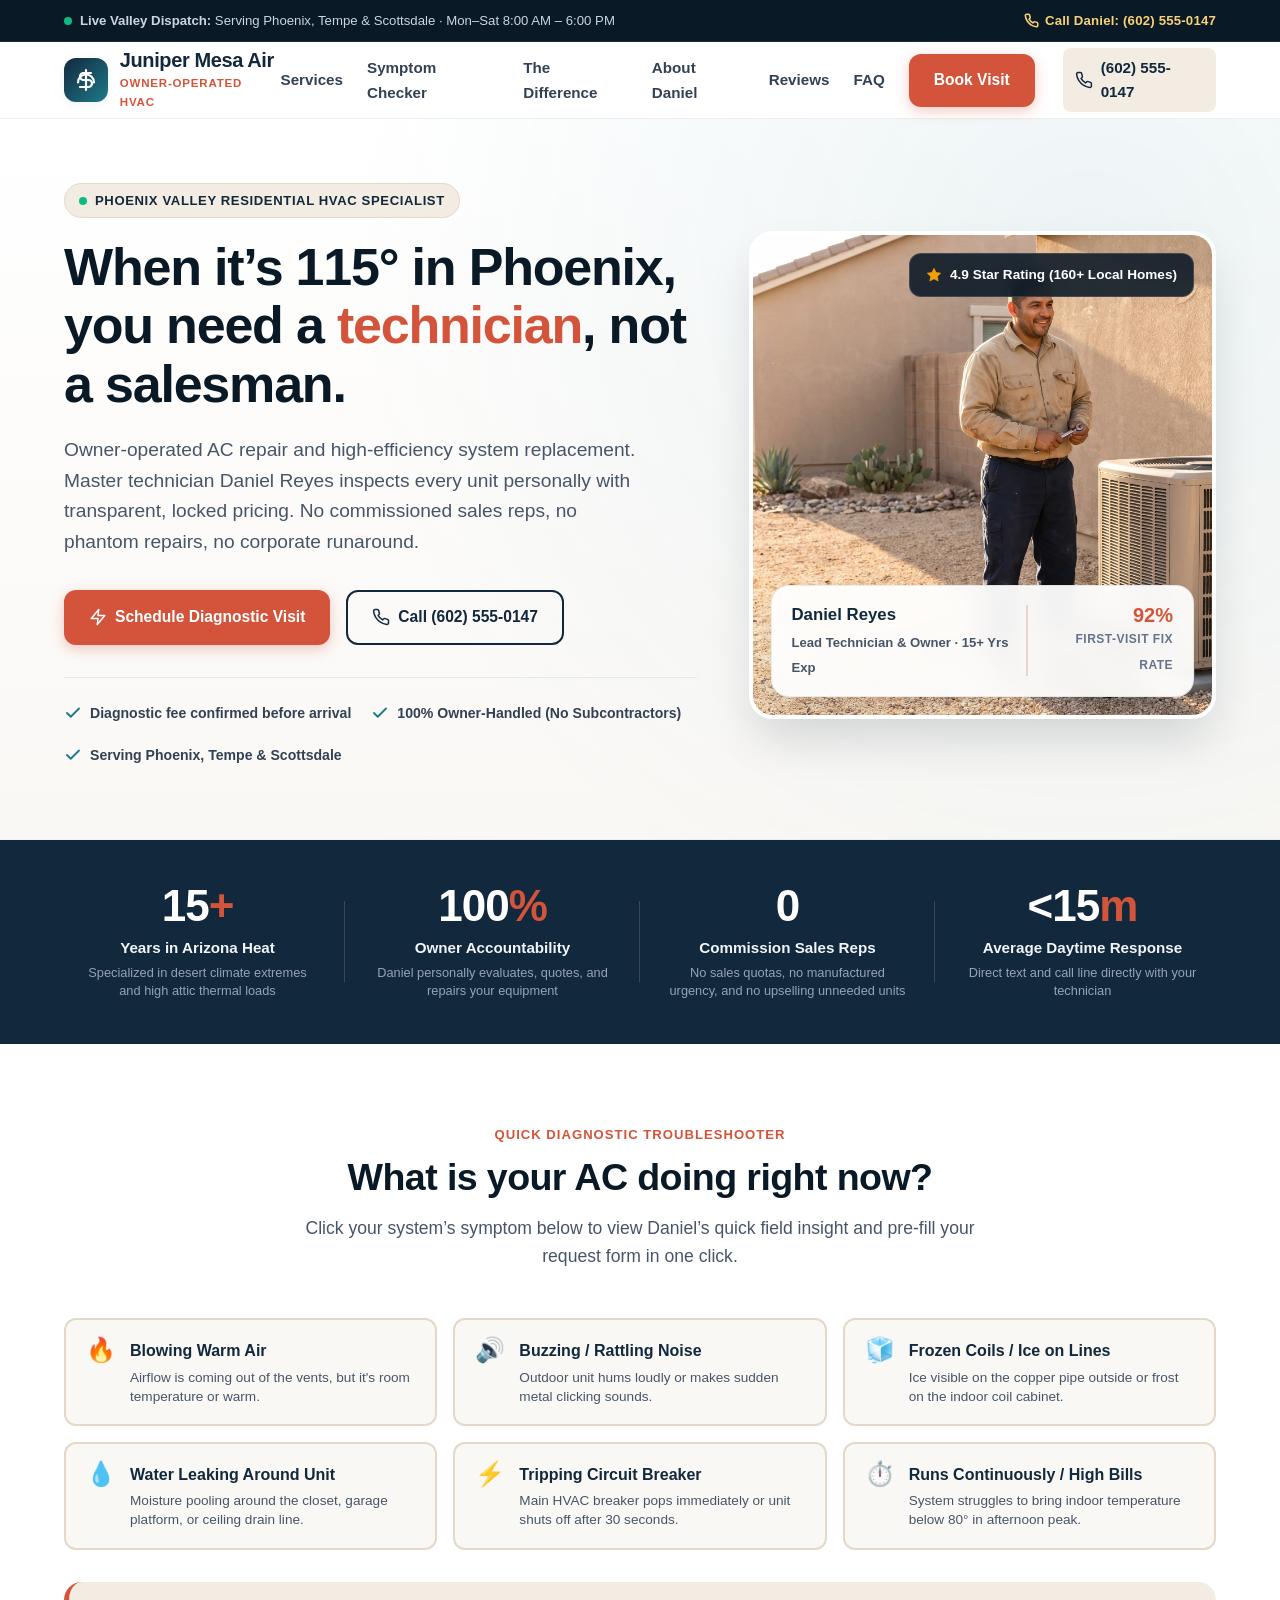
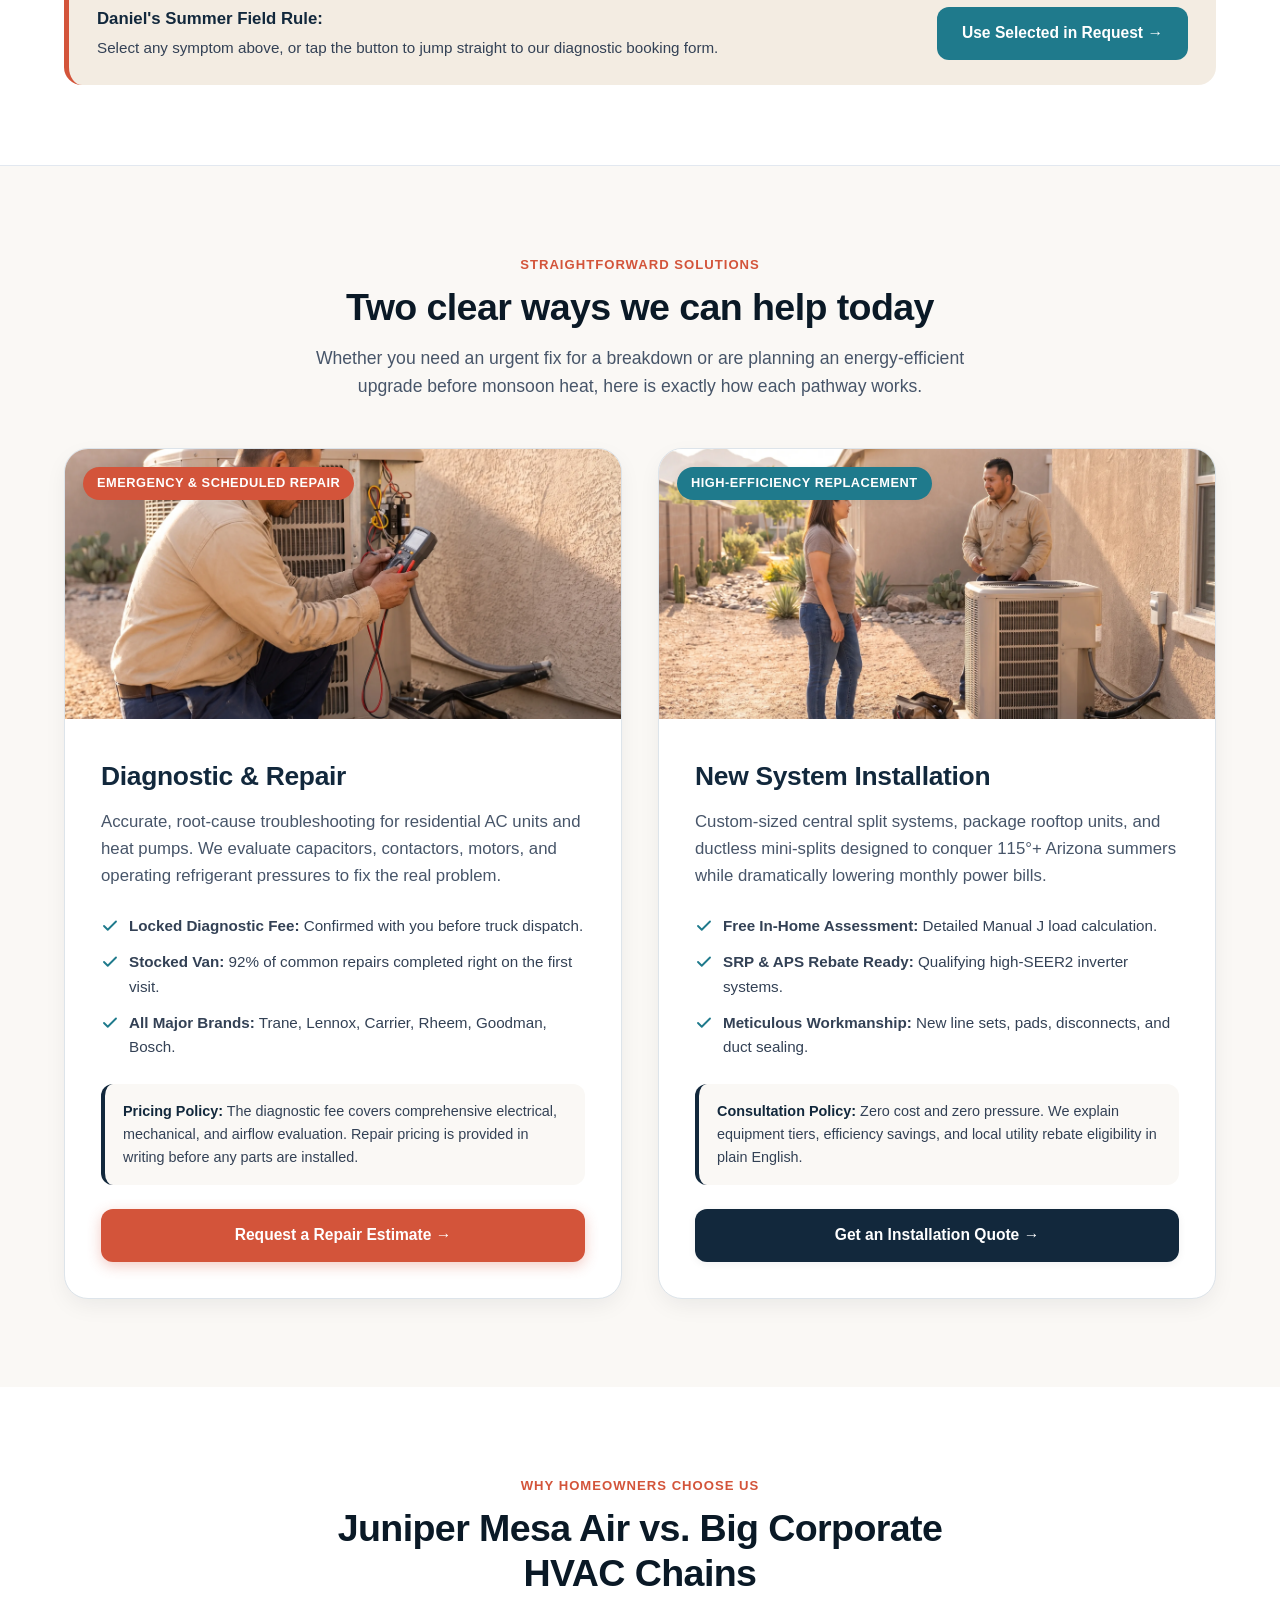
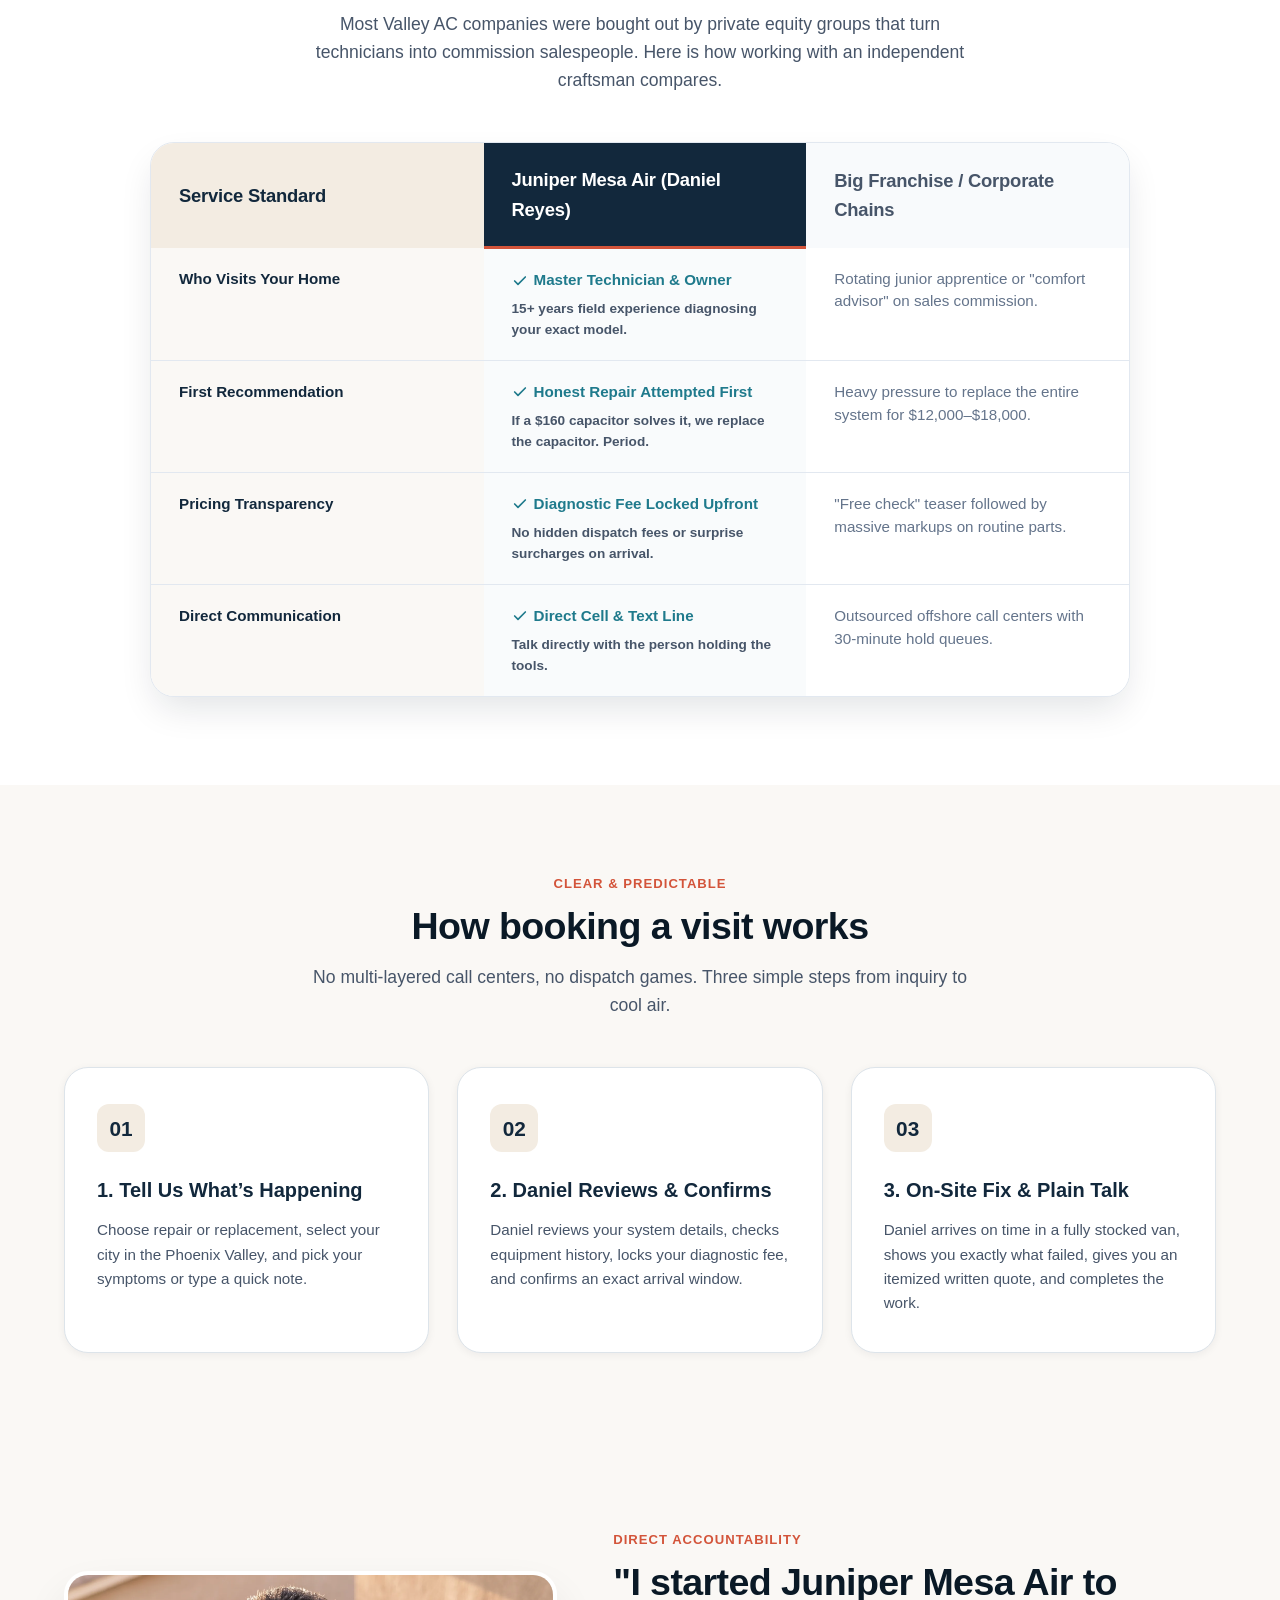
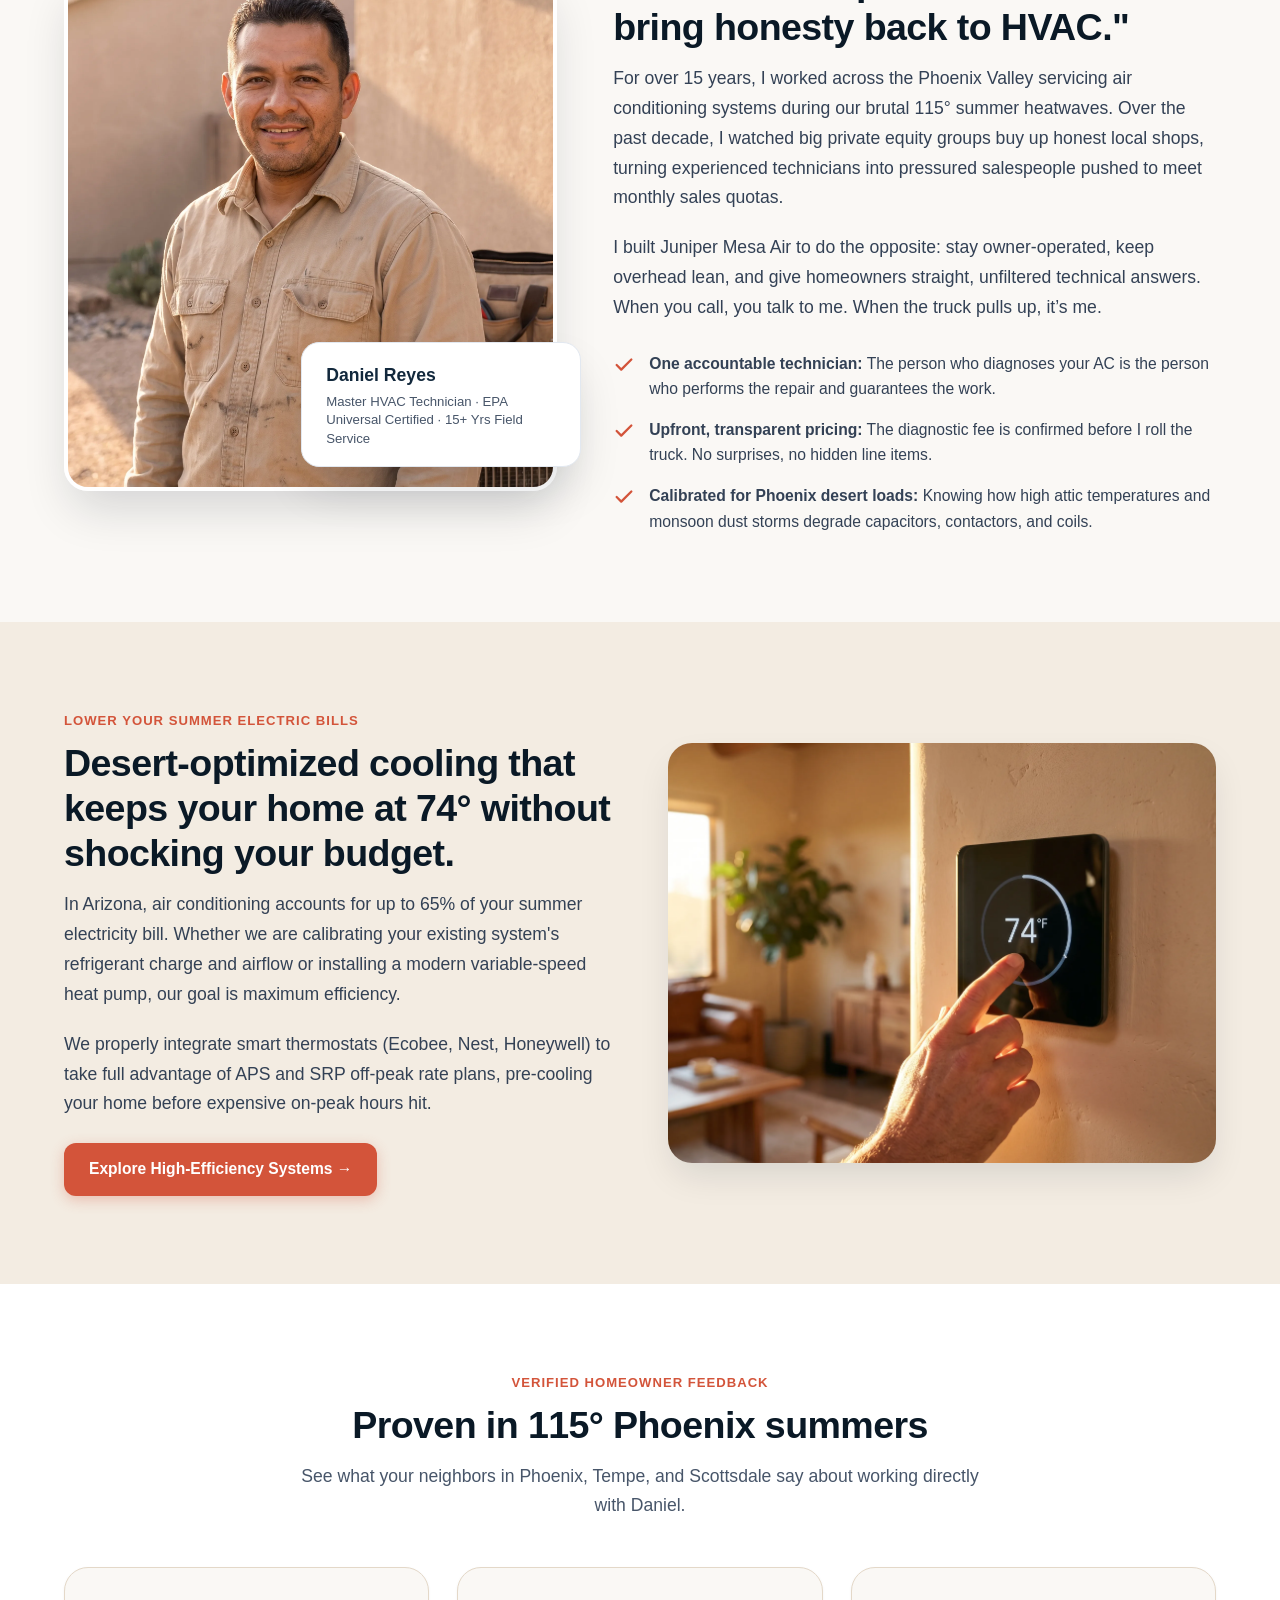
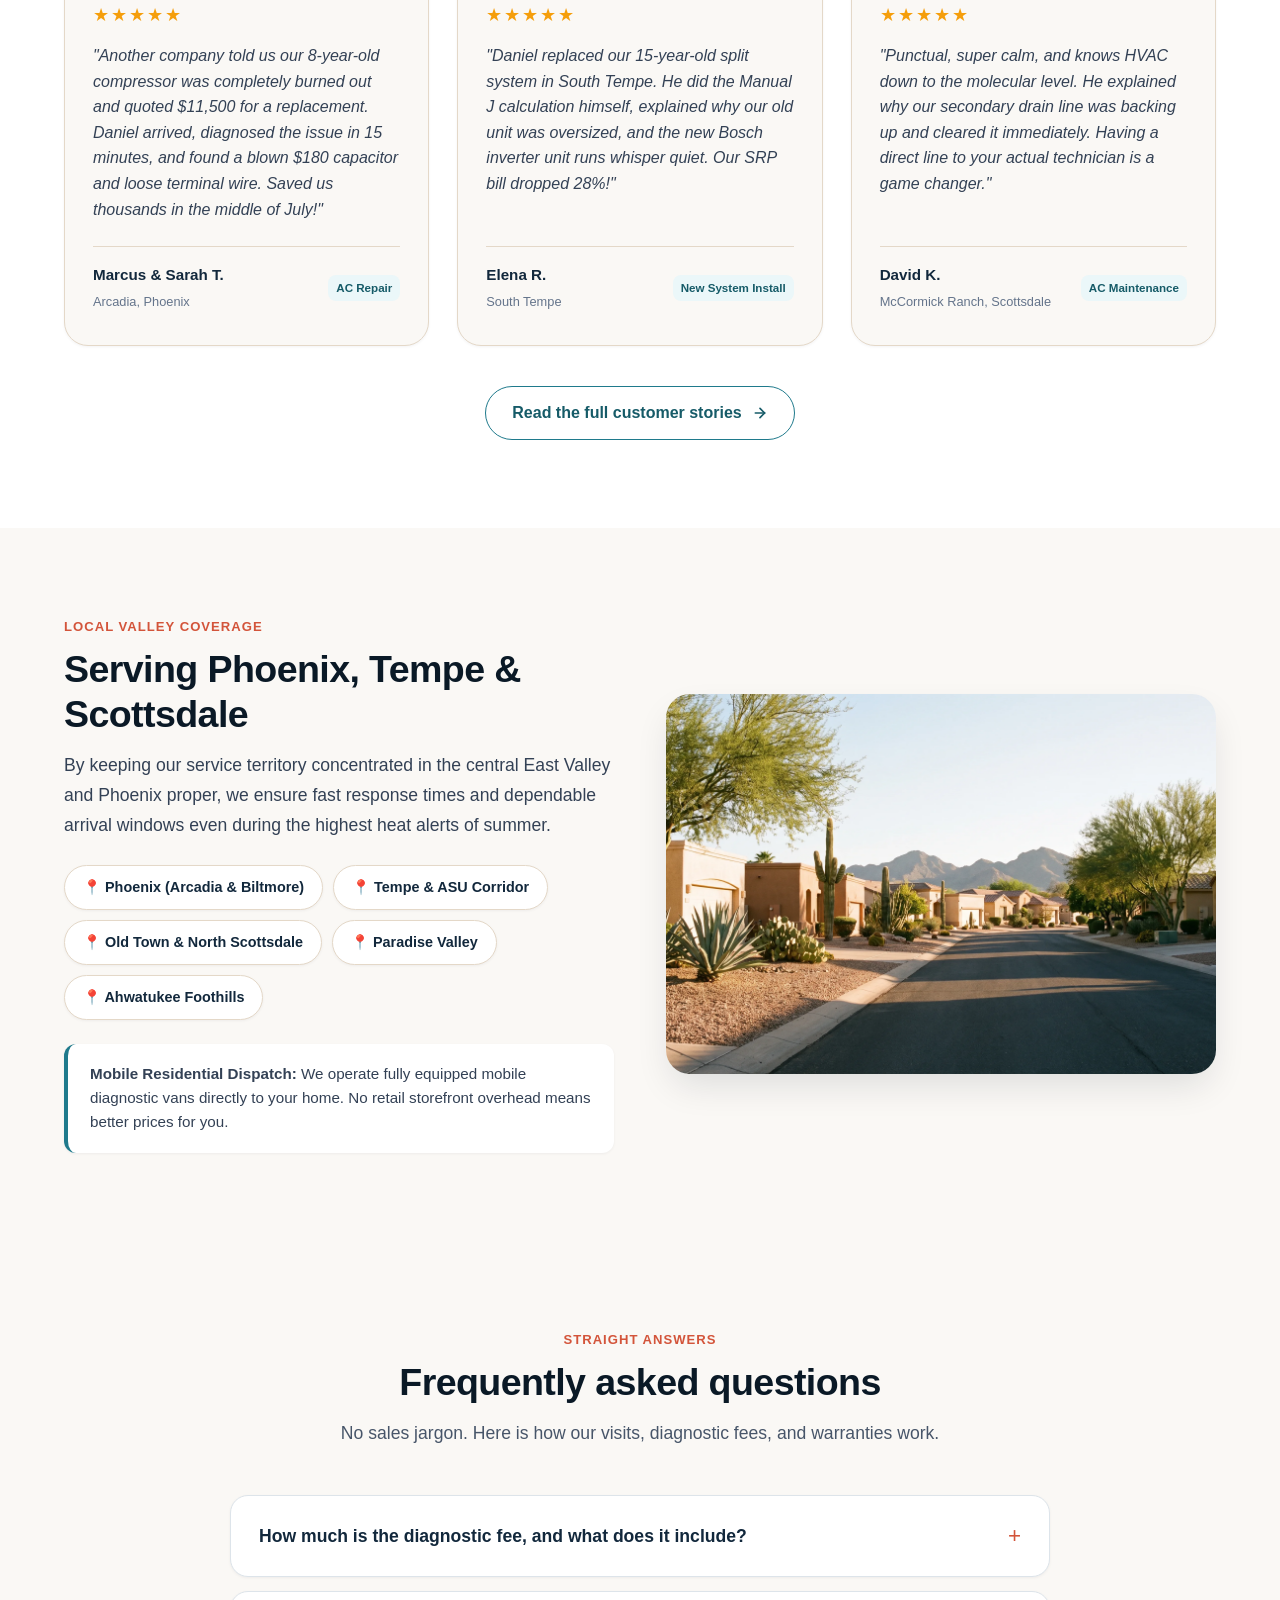
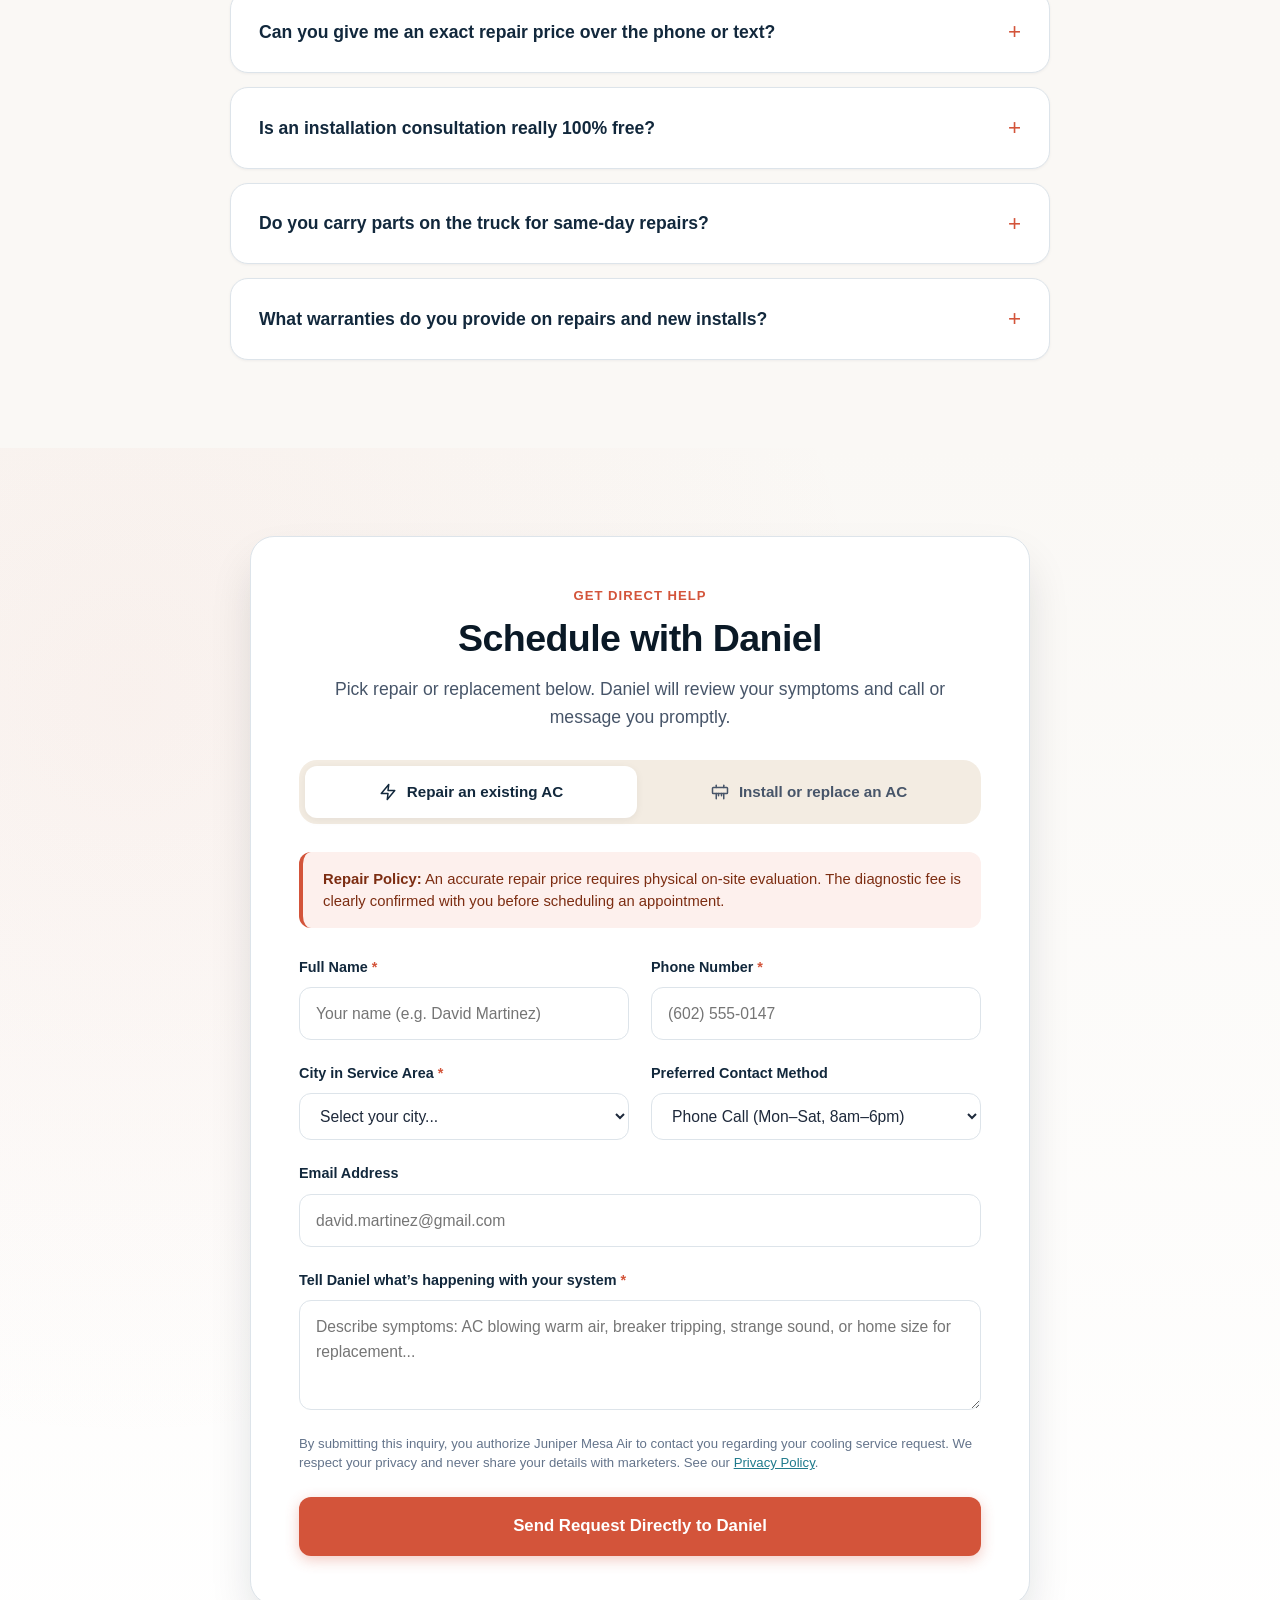
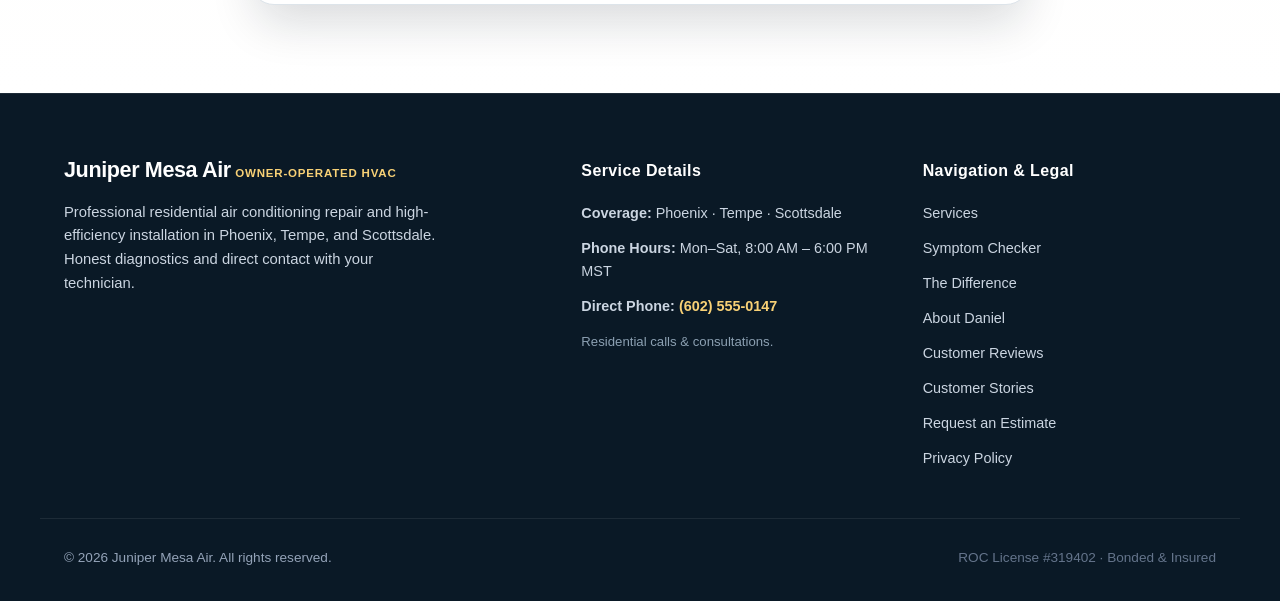
<file: index.html>
<!DOCTYPE html>
<html lang="en-US">
<head>
  <meta charset="UTF-8">
  <meta name="viewport" content="width=device-width, initial-scale=1.0">
  <title>Juniper Mesa Air | Master HVAC Repair &amp; AC Installation in Phoenix, AZ</title>
  <meta name="description" content="Owner-operated residential AC repair and energy-efficient installation in Phoenix, Tempe, and Scottsdale. Master technician Daniel Reyes diagnoses every system with upfront, locked pricing.">
  <link rel="stylesheet" href="assets/styles.css">
</head>
<body>
  <!-- Accessibility Skip Link -->
  <a href="#mainContent" class="skip-link">Skip to main content</a>

  <!-- Top Announcement Bar -->
  <aside class="top-bar" aria-label="Current Dispatch Status">
    <div class="container top-bar-content">
      <div class="top-bar-notice">
        <span class="pulse-dot" aria-hidden="true"></span>
        <span><strong>Live Valley Dispatch:</strong> Serving Phoenix, Tempe &amp; Scottsdale &middot; Mon–Sat 8:00 AM – 6:00 PM</span>
      </div>
      <a href="tel:6025550147" class="top-bar-phone" aria-label="Direct Phone (602) 555-0147">
        <svg width="15" height="15" viewBox="0 0 24 24" fill="none" stroke="currentColor" stroke-width="2.5" stroke-linecap="round" stroke-linejoin="round" aria-hidden="true"><path d="M22 16.92v3a2 2 0 0 1-2.18 2 19.79 19.79 0 0 1-8.63-3.07 19.5 19.5 0 0 1-6-6 19.79 19.79 0 0 1-3.07-8.67A2 2 0 0 1 4.11 2h3a2 2 0 0 1 2 1.72 12.84 12.84 0 0 0 .7 2.81 2 2 0 0 1-.45 2.11L8.09 9.91a16 16 0 0 0 6 6l1.27-1.27a2 2 0 0 1 2.11-.45 12.84 12.84 0 0 0 2.81.7A2 2 0 0 1 22 16.92z"></path></svg>
        <span>Call Daniel: (602) 555-0147</span>
      </a>
    </div>
  </aside>

  <!-- Site Header -->
  <header class="site-header">
    <div class="container nav-wrapper">
      <a href="index.html" class="brand" aria-label="Juniper Mesa Air home">
        <div class="brand-icon-box" aria-hidden="true">
          <svg width="24" height="24" viewBox="0 0 24 24" fill="none" stroke="currentColor" stroke-width="2.2" stroke-linecap="round" stroke-linejoin="round"><path d="M12 2v20M17 5H9.5a3.5 3.5 0 0 0 0 7h5a3.5 3.5 0 0 1 0 7H6"></path><path d="M4 14.5a8 8 0 0 1 16 0"></path></svg>
        </div>
        <div class="brand-text">
          <span class="brand-name">Juniper Mesa Air</span>
          <span class="brand-sub">Owner-Operated HVAC</span>
        </div>
      </a>

      <nav class="main-nav" aria-label="Main Navigation">
        <button class="nav-toggle" id="navToggle" aria-expanded="false" aria-controls="navLinks" aria-label="Toggle navigation menu">
          <svg width="26" height="26" viewBox="0 0 24 24" fill="none" stroke="currentColor" stroke-width="2" stroke-linecap="round" stroke-linejoin="round" aria-hidden="true"><line x1="3" y1="12" x2="21" y2="12"></line><line x1="3" y1="6" x2="21" y2="6"></line><line x1="3" y1="18" x2="21" y2="18"></line></svg>
        </button>

        <ul class="nav-links" id="navLinks">
          <li><a href="#services" class="nav-link">Services</a></li>
          <li><a href="#symptoms" class="nav-link">Symptom Checker</a></li>
          <li><a href="#difference" class="nav-link">The Difference</a></li>
          <li><a href="#about" class="nav-link">About Daniel</a></li>
          <li><a href="#reviews" class="nav-link">Reviews</a></li>
          <li><a href="#faq" class="nav-link">FAQ</a></li>
          <li><a href="#estimate" class="btn btn-primary">Book Visit</a></li>
        </ul>

        <div class="header-cta-group">
          <a href="tel:6025550147" class="header-phone-link" aria-label="Call Daniel Direct">
            <svg width="18" height="18" viewBox="0 0 24 24" fill="none" stroke="currentColor" stroke-width="2" stroke-linecap="round" stroke-linejoin="round" aria-hidden="true"><path d="M22 16.92v3a2 2 0 0 1-2.18 2 19.79 19.79 0 0 1-8.63-3.07 19.5 19.5 0 0 1-6-6 19.79 19.79 0 0 1-3.07-8.67A2 2 0 0 1 4.11 2h3a2 2 0 0 1 2 1.72 12.84 12.84 0 0 0 .7 2.81 2 2 0 0 1-.45 2.11L8.09 9.91a16 16 0 0 0 6 6l1.27-1.27a2 2 0 0 1 2.11-.45 12.84 12.84 0 0 0 2.81.7A2 2 0 0 1 22 16.92z"></path></svg>
            <span>(602) 555-0147</span>
          </a>
        </div>
      </nav>
    </div>
  </header>

  <main id="mainContent">
    <!-- Hero Section -->
    <section class="hero">
      <div class="container hero-grid">
        <div class="hero-text-col">
          <div class="hero-eyebrow-wrapper">
            <span class="pulse-dot" aria-hidden="true"></span>
            <span class="hero-eyebrow-text">Phoenix Valley Residential HVAC Specialist</span>
          </div>
          
          <h1 class="hero-title">
            When it’s 115° in Phoenix, you need a <span class="highlight-terracotta">technician</span>, not a salesman.
          </h1>
          
          <p class="hero-intro">
            Owner-operated AC repair and high-efficiency system replacement. Master technician Daniel Reyes inspects every unit personally with transparent, locked pricing. No commissioned sales reps, no phantom repairs, no corporate runaround.
          </p>
          
          <div class="hero-actions">
            <a href="#estimate" class="btn btn-primary" data-switch-service="repair">
              <svg width="18" height="18" viewBox="0 0 24 24" fill="none" stroke="currentColor" stroke-width="2" stroke-linecap="round" stroke-linejoin="round" aria-hidden="true"><polygon points="13 2 3 14 12 14 11 22 21 10 12 10 13 2"></polygon></svg>
              <span>Schedule Diagnostic Visit</span>
            </a>
            <a href="tel:6025550147" class="btn btn-outline">
              <svg width="18" height="18" viewBox="0 0 24 24" fill="none" stroke="currentColor" stroke-width="2" stroke-linecap="round" stroke-linejoin="round" aria-hidden="true"><path d="M22 16.92v3a2 2 0 0 1-2.18 2 19.79 19.79 0 0 1-8.63-3.07 19.5 19.5 0 0 1-6-6 19.79 19.79 0 0 1-3.07-8.67A2 2 0 0 1 4.11 2h3a2 2 0 0 1 2 1.72 12.84 12.84 0 0 0 .7 2.81 2 2 0 0 1-.45 2.11L8.09 9.91a16 16 0 0 0 6 6l1.27-1.27a2 2 0 0 1 2.11-.45 12.84 12.84 0 0 0 2.81.7A2 2 0 0 1 22 16.92z"></path></svg>
              <span>Call (602) 555-0147</span>
            </a>
          </div>

          <div class="hero-trust-bar">
            <div class="hero-trust-item">
              <svg width="18" height="18" viewBox="0 0 24 24" fill="none" stroke="currentColor" stroke-width="2.5" stroke-linecap="round" stroke-linejoin="round" aria-hidden="true"><polyline points="20 6 9 17 4 12"></polyline></svg>
              <span>Diagnostic fee confirmed before arrival</span>
            </div>
            <div class="hero-trust-item">
              <svg width="18" height="18" viewBox="0 0 24 24" fill="none" stroke="currentColor" stroke-width="2.5" stroke-linecap="round" stroke-linejoin="round" aria-hidden="true"><polyline points="20 6 9 17 4 12"></polyline></svg>
              <span>100% Owner-Handled (No Subcontractors)</span>
            </div>
            <div class="hero-trust-item">
              <svg width="18" height="18" viewBox="0 0 24 24" fill="none" stroke="currentColor" stroke-width="2.5" stroke-linecap="round" stroke-linejoin="round" aria-hidden="true"><polyline points="20 6 9 17 4 12"></polyline></svg>
              <span>Serving Phoenix, Tempe &amp; Scottsdale</span>
            </div>
          </div>
        </div>

        <div class="hero-media-col">
          <div class="hero-image-card">
            <img src="assets/images/hero-technician.webp" alt="Daniel Reyes, owner-technician of Juniper Mesa Air, inspecting a residential AC unit in Phoenix Arizona." width="2528" height="1696" fetchpriority="high">
            
            <div class="floating-badge-top">
              <svg width="16" height="16" viewBox="0 0 24 24" fill="#F59E0B" stroke="#F59E0B" stroke-width="1"><polygon points="12 2 15.09 8.26 22 9.27 17 14.14 18.18 21.02 12 17.77 5.82 21.02 7 14.14 2 9.27 8.91 8.26 12 2"></polygon></svg>
              <span>4.9 Star Rating (160+ Local Homes)</span>
            </div>

            <div class="floating-badge-bottom">
              <div class="floating-badge-bio">
                <strong>Daniel Reyes</strong>
                <span>Lead Technician &amp; Owner &middot; 15+ Yrs Exp</span>
              </div>
              <div class="floating-badge-stat">
                <strong>92%</strong>
                <span>First-Visit Fix Rate</span>
              </div>
            </div>
          </div>
        </div>
      </div>
    </section>

    <!-- Trust Metrics Strip -->
    <section class="stats-strip" aria-label="Company Statistics">
      <div class="container">
        <div class="stats-grid">
          <div class="stat-card">
            <div class="stat-number">15<span>+</span></div>
            <div class="stat-label">Years in Arizona Heat</div>
            <div class="stat-sub">Specialized in desert climate extremes and high attic thermal loads</div>
          </div>
          <div class="stat-card">
            <div class="stat-number">100<span>%</span></div>
            <div class="stat-label">Owner Accountability</div>
            <div class="stat-sub">Daniel personally evaluates, quotes, and repairs your equipment</div>
          </div>
          <div class="stat-card">
            <div class="stat-number">0</div>
            <div class="stat-label">Commission Sales Reps</div>
            <div class="stat-sub">No sales quotas, no manufactured urgency, and no upselling unneeded units</div>
          </div>
          <div class="stat-card">
            <div class="stat-number">&lt;15<span>m</span></div>
            <div class="stat-label">Average Daytime Response</div>
            <div class="stat-sub">Direct text and call line directly with your technician</div>
          </div>
        </div>
      </div>
    </section>

    <!-- Interactive Symptom Troubleshooter -->
    <section class="symptom-section" id="symptoms">
      <div class="container">
        <div class="section-header">
          <p class="section-eyebrow">Quick Diagnostic Troubleshooter</p>
          <h2 class="section-title">What is your AC doing right now?</h2>
          <p class="section-subtitle">Click your system’s symptom below to view Daniel’s quick field insight and pre-fill your request form in one click.</p>
        </div>

        <div class="symptom-grid" role="list" aria-label="Common AC Symptoms">
          <button type="button" class="symptom-chip" data-symptom="Blowing warm or lukewarm air while the fan is running">
            <span class="symptom-chip-icon" aria-hidden="true">🔥</span>
            <div>
              <div class="symptom-chip-title">Blowing Warm Air</div>
              <div class="symptom-chip-desc">Airflow is coming out of the vents, but it's room temperature or warm.</div>
            </div>
          </button>

          <button type="button" class="symptom-chip" data-symptom="Loud humming, clicking, or rattling noise from outdoor condenser">
            <span class="symptom-chip-icon" aria-hidden="true">🔊</span>
            <div>
              <div class="symptom-chip-title">Buzzing / Rattling Noise</div>
              <div class="symptom-chip-desc">Outdoor unit hums loudly or makes sudden metal clicking sounds.</div>
            </div>
          </button>

          <button type="button" class="symptom-chip" data-symptom="Frozen copper lines or ice buildup visible on the indoor evaporator coil">
            <span class="symptom-chip-icon" aria-hidden="true">🧊</span>
            <div>
              <div class="symptom-chip-title">Frozen Coils / Ice on Lines</div>
              <div class="symptom-chip-desc">Ice visible on the copper pipe outside or frost on the indoor coil cabinet.</div>
            </div>
          </button>

          <button type="button" class="symptom-chip" data-symptom="Water leaking from indoor air handler or overflowing condensation drain pan">
            <span class="symptom-chip-icon" aria-hidden="true">💧</span>
            <div>
              <div class="symptom-chip-title">Water Leaking Around Unit</div>
              <div class="symptom-chip-desc">Moisture pooling around the closet, garage platform, or ceiling drain line.</div>
            </div>
          </button>

          <button type="button" class="symptom-chip" data-symptom="AC constantly trips the electrical breaker or outdoor unit won't turn on">
            <span class="symptom-chip-icon" aria-hidden="true">⚡</span>
            <div>
              <div class="symptom-chip-title">Tripping Circuit Breaker</div>
              <div class="symptom-chip-desc">Main HVAC breaker pops immediately or unit shuts off after 30 seconds.</div>
            </div>
          </button>

          <button type="button" class="symptom-chip" data-symptom="Unit runs non-stop without reaching thermostat target temperature">
            <span class="symptom-chip-icon" aria-hidden="true">⏱️</span>
            <div>
              <div class="symptom-chip-title">Runs Continuously / High Bills</div>
              <div class="symptom-chip-desc">System struggles to bring indoor temperature below 80° in afternoon peak.</div>
            </div>
          </button>
        </div>

        <div class="symptom-advice-box" id="symptomAdviceBox">
          <div class="symptom-advice-text">
            <strong>Daniel's Summer Field Rule:</strong>
            <p id="symptomAdviceText">Select any symptom above, or tap the button to jump straight to our diagnostic booking form.</p>
          </div>
          <a href="#estimate" class="btn btn-teal" id="symptomJumpBtn">Use Selected in Request &rarr;</a>
        </div>
      </div>
    </section>

    <!-- Two Clear Pathways -->
    <section class="section section-alt" id="services">
      <div class="container">
        <div class="section-header">
          <p class="section-eyebrow">Straightforward Solutions</p>
          <h2 class="section-title">Two clear ways we can help today</h2>
          <p class="section-subtitle">Whether you need an urgent fix for a breakdown or are planning an energy-efficient upgrade before monsoon heat, here is exactly how each pathway works.</p>
        </div>

        <div class="service-grid">
          <!-- Pathway 1: Repair -->
          <article class="service-card">
            <div class="service-img-wrapper">
              <img src="assets/images/ac-diagnostics.webp" alt="Daniel diagnosing an outdoor AC condenser unit with digital manifold gauges." width="2400" height="1792">
              <span class="service-badge badge-repair">Emergency &amp; Scheduled Repair</span>
            </div>
            <div class="service-content">
              <h3 class="service-card-title">Diagnostic &amp; Repair</h3>
              <p class="service-card-text">
                Accurate, root-cause troubleshooting for residential AC units and heat pumps. We evaluate capacitors, contactors, motors, and operating refrigerant pressures to fix the real problem.
              </p>

              <ul class="service-points">
                <li class="service-point">
                  <svg width="18" height="18" viewBox="0 0 24 24" fill="none" stroke="currentColor" stroke-width="2.5" stroke-linecap="round" stroke-linejoin="round" aria-hidden="true"><polyline points="20 6 9 17 4 12"></polyline></svg>
                  <span><strong>Locked Diagnostic Fee:</strong> Confirmed with you before truck dispatch.</span>
                </li>
                <li class="service-point">
                  <svg width="18" height="18" viewBox="0 0 24 24" fill="none" stroke="currentColor" stroke-width="2.5" stroke-linecap="round" stroke-linejoin="round" aria-hidden="true"><polyline points="20 6 9 17 4 12"></polyline></svg>
                  <span><strong>Stocked Van:</strong> 92% of common repairs completed right on the first visit.</span>
                </li>
                <li class="service-point">
                  <svg width="18" height="18" viewBox="0 0 24 24" fill="none" stroke="currentColor" stroke-width="2.5" stroke-linecap="round" stroke-linejoin="round" aria-hidden="true"><polyline points="20 6 9 17 4 12"></polyline></svg>
                  <span><strong>All Major Brands:</strong> Trane, Lennox, Carrier, Rheem, Goodman, Bosch.</span>
                </li>
              </ul>

              <div class="service-terms">
                <strong>Pricing Policy:</strong> The diagnostic fee covers comprehensive electrical, mechanical, and airflow evaluation. Repair pricing is provided in writing before any parts are installed.
              </div>

              <a href="#estimate" class="btn btn-primary" data-switch-service="repair">Request a Repair Estimate &rarr;</a>
            </div>
          </article>

          <!-- Pathway 2: Installation -->
          <article class="service-card">
            <div class="service-img-wrapper">
              <img src="assets/images/installation-planning.webp" alt="Daniel discussing AC unit sizing and installation options with a Phoenix homeowner." width="2400" height="1792">
              <span class="service-badge badge-install">High-Efficiency Replacement</span>
            </div>
            <div class="service-content">
              <h3 class="service-card-title">New System Installation</h3>
              <p class="service-card-text">
                Custom-sized central split systems, package rooftop units, and ductless mini-splits designed to conquer 115°+ Arizona summers while dramatically lowering monthly power bills.
              </p>

              <ul class="service-points">
                <li class="service-point">
                  <svg width="18" height="18" viewBox="0 0 24 24" fill="none" stroke="currentColor" stroke-width="2.5" stroke-linecap="round" stroke-linejoin="round" aria-hidden="true"><polyline points="20 6 9 17 4 12"></polyline></svg>
                  <span><strong>Free In-Home Assessment:</strong> Detailed Manual J load calculation.</span>
                </li>
                <li class="service-point">
                  <svg width="18" height="18" viewBox="0 0 24 24" fill="none" stroke="currentColor" stroke-width="2.5" stroke-linecap="round" stroke-linejoin="round" aria-hidden="true"><polyline points="20 6 9 17 4 12"></polyline></svg>
                  <span><strong>SRP &amp; APS Rebate Ready:</strong> Qualifying high-SEER2 inverter systems.</span>
                </li>
                <li class="service-point">
                  <svg width="18" height="18" viewBox="0 0 24 24" fill="none" stroke="currentColor" stroke-width="2.5" stroke-linecap="round" stroke-linejoin="round" aria-hidden="true"><polyline points="20 6 9 17 4 12"></polyline></svg>
                  <span><strong>Meticulous Workmanship:</strong> New line sets, pads, disconnects, and duct sealing.</span>
                </li>
              </ul>

              <div class="service-terms">
                <strong>Consultation Policy:</strong> Zero cost and zero pressure. We explain equipment tiers, efficiency savings, and local utility rebate eligibility in plain English.
              </div>

              <a href="#estimate" class="btn btn-secondary" data-switch-service="installation">Get an Installation Quote &rarr;</a>
            </div>
          </article>
        </div>
      </div>
    </section>

    <!-- Comparison Matrix: The Difference -->
    <section class="comparison-section" id="difference">
      <div class="container">
        <div class="section-header">
          <p class="section-eyebrow">Why Homeowners Choose Us</p>
          <h2 class="section-title">Juniper Mesa Air vs. Big Corporate HVAC Chains</h2>
          <p class="section-subtitle">Most Valley AC companies were bought out by private equity groups that turn technicians into commission salespeople. Here is how working with an independent craftsman compares.</p>
        </div>

        <div class="comparison-table-wrapper">
          <table class="comparison-table" aria-label="Comparison between Juniper Mesa Air and corporate competitors">
            <thead>
              <tr>
                <th class="col-feature">Service Standard</th>
                <th class="col-juniper">Juniper Mesa Air (Daniel Reyes)</th>
                <th class="col-bigbox">Big Franchise / Corporate Chains</th>
              </tr>
            </thead>
            <tbody>
              <tr>
                <td class="col-feature">Who Visits Your Home</td>
                <td class="col-juniper">
                  <span class="badge-highlight">
                    <svg width="16" height="16" viewBox="0 0 24 24" fill="none" stroke="currentColor" stroke-width="2.5" stroke-linecap="round" stroke-linejoin="round" aria-hidden="true"><polyline points="20 6 9 17 4 12"></polyline></svg>
                    Master Technician &amp; Owner
                  </span>
                  <div style="font-size: 0.85rem; color: var(--color-slate-600); margin-top: 4px;">15+ years field experience diagnosing your exact model.</div>
                </td>
                <td class="col-bigbox">
                  Rotating junior apprentice or "comfort advisor" on sales commission.
                </td>
              </tr>
              <tr>
                <td class="col-feature">First Recommendation</td>
                <td class="col-juniper">
                  <span class="badge-highlight">
                    <svg width="16" height="16" viewBox="0 0 24 24" fill="none" stroke="currentColor" stroke-width="2.5" stroke-linecap="round" stroke-linejoin="round" aria-hidden="true"><polyline points="20 6 9 17 4 12"></polyline></svg>
                    Honest Repair Attempted First
                  </span>
                  <div style="font-size: 0.85rem; color: var(--color-slate-600); margin-top: 4px;">If a $160 capacitor solves it, we replace the capacitor. Period.</div>
                </td>
                <td class="col-bigbox">
                  Heavy pressure to replace the entire system for $12,000–$18,000.
                </td>
              </tr>
              <tr>
                <td class="col-feature">Pricing Transparency</td>
                <td class="col-juniper">
                  <span class="badge-highlight">
                    <svg width="16" height="16" viewBox="0 0 24 24" fill="none" stroke="currentColor" stroke-width="2.5" stroke-linecap="round" stroke-linejoin="round" aria-hidden="true"><polyline points="20 6 9 17 4 12"></polyline></svg>
                    Diagnostic Fee Locked Upfront
                  </span>
                  <div style="font-size: 0.85rem; color: var(--color-slate-600); margin-top: 4px;">No hidden dispatch fees or surprise surcharges on arrival.</div>
                </td>
                <td class="col-bigbox">
                  "Free check" teaser followed by massive markups on routine parts.
                </td>
              </tr>
              <tr>
                <td class="col-feature">Direct Communication</td>
                <td class="col-juniper">
                  <span class="badge-highlight">
                    <svg width="16" height="16" viewBox="0 0 24 24" fill="none" stroke="currentColor" stroke-width="2.5" stroke-linecap="round" stroke-linejoin="round" aria-hidden="true"><polyline points="20 6 9 17 4 12"></polyline></svg>
                    Direct Cell &amp; Text Line
                  </span>
                  <div style="font-size: 0.85rem; color: var(--color-slate-600); margin-top: 4px;">Talk directly with the person holding the tools.</div>
                </td>
                <td class="col-bigbox">
                  Outsourced offshore call centers with 30-minute hold queues.
                </td>
              </tr>
            </tbody>
          </table>
        </div>
      </div>
    </section>

    <!-- Straightforward Process (How It Works) -->
    <section class="section section-alt" id="howItWorks">
      <div class="container">
        <div class="section-header">
          <p class="section-eyebrow">Clear &amp; Predictable</p>
          <h2 class="section-title">How booking a visit works</h2>
          <p class="section-subtitle">No multi-layered call centers, no dispatch games. Three simple steps from inquiry to cool air.</p>
        </div>

        <div class="steps-grid">
          <div class="step-card">
            <div class="step-num-badge">01</div>
            <h3 class="step-title">1. Tell Us What’s Happening</h3>
            <p class="step-desc">
              Choose repair or replacement, select your city in the Phoenix Valley, and pick your symptoms or type a quick note.
            </p>
          </div>

          <div class="step-card">
            <div class="step-num-badge">02</div>
            <h3 class="step-title">2. Daniel Reviews &amp; Confirms</h3>
            <p class="step-desc">
              Daniel reviews your system details, checks equipment history, locks your diagnostic fee, and confirms an exact arrival window.
            </p>
          </div>

          <div class="step-card">
            <div class="step-num-badge">03</div>
            <h3 class="step-title">3. On-Site Fix &amp; Plain Talk</h3>
            <p class="step-desc">
              Daniel arrives on time in a fully stocked van, shows you exactly what failed, gives you an itemized written quote, and completes the work.
            </p>
          </div>
        </div>
      </div>
    </section>

    <!-- Meet Daniel Section -->
    <section class="section" id="about">
      <div class="container about-grid">
        <div class="about-img-box">
          <img src="assets/images/daniel-portrait.webp" alt="Daniel Reyes, founder and owner-technician of Juniper Mesa Air." width="1856" height="2304">
          
          <div class="about-floating-card">
            <strong>Daniel Reyes</strong>
            <p>Master HVAC Technician &middot; EPA Universal Certified &middot; 15+ Yrs Field Service</p>
          </div>
        </div>

        <div class="about-text-box">
          <p class="section-eyebrow">Direct Accountability</p>
          <h2 class="section-title">"I started Juniper Mesa Air to bring honesty back to HVAC."</h2>
          
          <p class="about-text">
            For over 15 years, I worked across the Phoenix Valley servicing air conditioning systems during our brutal 115° summer heatwaves. Over the past decade, I watched big private equity groups buy up honest local shops, turning experienced technicians into pressured salespeople pushed to meet monthly sales quotas.
          </p>

          <p class="about-text">
            I built Juniper Mesa Air to do the opposite: stay owner-operated, keep overhead lean, and give homeowners straight, unfiltered technical answers. When you call, you talk to me. When the truck pulls up, it’s me.
          </p>

          <ul class="about-highlights">
            <li>
              <svg width="22" height="22" viewBox="0 0 24 24" fill="none" stroke="currentColor" stroke-width="2.5" stroke-linecap="round" stroke-linejoin="round" aria-hidden="true"><polyline points="20 6 9 17 4 12"></polyline></svg>
              <span><strong>One accountable technician:</strong> The person who diagnoses your AC is the person who performs the repair and guarantees the work.</span>
            </li>
            <li>
              <svg width="22" height="22" viewBox="0 0 24 24" fill="none" stroke="currentColor" stroke-width="2.5" stroke-linecap="round" stroke-linejoin="round" aria-hidden="true"><polyline points="20 6 9 17 4 12"></polyline></svg>
              <span><strong>Upfront, transparent pricing:</strong> The diagnostic fee is confirmed before I roll the truck. No surprises, no hidden line items.</span>
            </li>
            <li>
              <svg width="22" height="22" viewBox="0 0 24 24" fill="none" stroke="currentColor" stroke-width="2.5" stroke-linecap="round" stroke-linejoin="round" aria-hidden="true"><polyline points="20 6 9 17 4 12"></polyline></svg>
              <span><strong>Calibrated for Phoenix desert loads:</strong> Knowing how high attic temperatures and monsoon dust storms degrade capacitors, contactors, and coils.</span>
            </li>
          </ul>
        </div>
      </div>
    </section>

    <!-- Energy Efficiency & Smart Comfort Feature -->
    <section class="efficiency-section">
      <div class="container efficiency-grid">
        <div class="efficiency-text-box">
          <p class="section-eyebrow">Lower Your Summer Electric Bills</p>
          <h2 class="section-title">Desert-optimized cooling that keeps your home at 74° without shocking your budget.</h2>
          <p class="about-text">
            In Arizona, air conditioning accounts for up to 65% of your summer electricity bill. Whether we are calibrating your existing system's refrigerant charge and airflow or installing a modern variable-speed heat pump, our goal is maximum efficiency.
          </p>
          <p class="about-text">
            We properly integrate smart thermostats (Ecobee, Nest, Honeywell) to take full advantage of APS and SRP off-peak rate plans, pre-cooling your home before expensive on-peak hours hit.
          </p>
          <div style="margin-top: 24px;">
            <a href="#estimate" class="btn btn-primary" data-switch-service="installation">Explore High-Efficiency Systems &rarr;</a>
          </div>
        </div>

        <div class="efficiency-img-box">
          <img src="assets/images/indoor-thermostat.webp" alt="Modern smart digital thermostat on a wall displaying 72 degrees in an Arizona residence." width="2528" height="1696">
        </div>
      </div>
    </section>

    <!-- Homeowner Reviews & Social Proof -->
    <section class="reviews-section" id="reviews">
      <div class="container">
        <div class="section-header">
          <p class="section-eyebrow">Verified Homeowner Feedback</p>
          <h2 class="section-title">Proven in 115° Phoenix summers</h2>
          <p class="section-subtitle">See what your neighbors in Phoenix, Tempe, and Scottsdale say about working directly with Daniel.</p>
        </div>

        <div class="reviews-grid">
          <div class="review-card">
            <div>
              <div class="review-stars" aria-label="5 out of 5 stars">★★★★★</div>
              <p class="review-quote">
                "Another company told us our 8-year-old compressor was completely burned out and quoted $11,500 for a replacement. Daniel arrived, diagnosed the issue in 15 minutes, and found a blown $180 capacitor and loose terminal wire. Saved us thousands in the middle of July!"
              </p>
            </div>
            <div class="review-author">
              <div class="review-author-info">
                <strong>Marcus &amp; Sarah T.</strong>
                <span>Arcadia, Phoenix</span>
              </div>
              <span class="review-badge">AC Repair</span>
            </div>
          </div>

          <div class="review-card">
            <div>
              <div class="review-stars" aria-label="5 out of 5 stars">★★★★★</div>
              <p class="review-quote">
                "Daniel replaced our 15-year-old split system in South Tempe. He did the Manual J calculation himself, explained why our old unit was oversized, and the new Bosch inverter unit runs whisper quiet. Our SRP bill dropped 28%!"
              </p>
            </div>
            <div class="review-author">
              <div class="review-author-info">
                <strong>Elena R.</strong>
                <span>South Tempe</span>
              </div>
              <span class="review-badge">New System Install</span>
            </div>
          </div>

          <div class="review-card">
            <div>
              <div class="review-stars" aria-label="5 out of 5 stars">★★★★★</div>
              <p class="review-quote">
                "Punctual, super calm, and knows HVAC down to the molecular level. He explained why our secondary drain line was backing up and cleared it immediately. Having a direct line to your actual technician is a game changer."
              </p>
            </div>
            <div class="review-author">
              <div class="review-author-info">
                <strong>David K.</strong>
                <span>McCormick Ranch, Scottsdale</span>
              </div>
              <span class="review-badge">AC Maintenance</span>
            </div>
          </div>
        </div>

        <div class="reviews-cta">
          <a href="reviews.html" class="reviews-cta-link">
            Read the full customer stories
            <svg width="16" height="16" viewBox="0 0 24 24" fill="none" stroke="currentColor" stroke-width="2.5" stroke-linecap="round" stroke-linejoin="round" aria-hidden="true"><line x1="5" y1="12" x2="19" y2="12"></line><polyline points="12 5 19 12 12 19"></polyline></svg>
          </a>
        </div>
      </div>
    </section>

    <!-- Service Area Section -->
    <section class="section section-alt" id="serviceArea">
      <div class="container area-grid">
        <div class="area-text-box">
          <p class="section-eyebrow">Local Valley Coverage</p>
          <h2 class="section-title">Serving Phoenix, Tempe &amp; Scottsdale</h2>
          <p class="about-text">
            By keeping our service territory concentrated in the central East Valley and Phoenix proper, we ensure fast response times and dependable arrival windows even during the highest heat alerts of summer.
          </p>

          <div class="area-cities">
            <span class="city-pill">📍 Phoenix (Arcadia &amp; Biltmore)</span>
            <span class="city-pill">📍 Tempe &amp; ASU Corridor</span>
            <span class="city-pill">📍 Old Town &amp; North Scottsdale</span>
            <span class="city-pill">📍 Paradise Valley</span>
            <span class="city-pill">📍 Ahwatukee Foothills</span>
          </div>

          <div class="area-notice">
            <strong>Mobile Residential Dispatch:</strong> We operate fully equipped mobile diagnostic vans directly to your home. No retail storefront overhead means better prices for you.
          </div>
        </div>

        <div class="area-image">
          <img src="assets/images/phoenix-home.webp" alt="Residential neighborhood in Phoenix Arizona with drought-tolerant desert landscaping." width="2752" height="1536">
        </div>
      </div>
    </section>

    <!-- FAQ Section -->
    <section class="section" id="faq">
      <div class="container">
        <div class="section-header">
          <p class="section-eyebrow">Straight Answers</p>
          <h2 class="section-title">Frequently asked questions</h2>
          <p class="section-subtitle">No sales jargon. Here is how our visits, diagnostic fees, and warranties work.</p>
        </div>

        <div class="faq-list">
          <div class="faq-item">
            <button class="faq-trigger" id="faqBtn1" aria-expanded="false" aria-controls="faqPanel1">
              <span>How much is the diagnostic fee, and what does it include?</span>
              <span class="faq-icon" aria-hidden="true">+</span>
            </button>
            <div class="faq-panel" id="faqPanel1" role="region" aria-labelledby="faqBtn1" hidden>
              <p>The diagnostic fee covers Daniel's trip to your home, a thorough electrical safety inspection, evaluating capacitor microfarads, contactor pitting, compressor motor windings, blower motor amperage, and refrigerant operating pressures. We confirm the exact fee with you before dispatching the truck, and provide an itemized written quote before any repair work begins.</p>
            </div>
          </div>

          <div class="faq-item">
            <button class="faq-trigger" id="faqBtn2" aria-expanded="false" aria-controls="faqPanel2">
              <span>Can you give me an exact repair price over the phone or text?</span>
              <span class="faq-icon" aria-hidden="true">+</span>
            </button>
            <div class="faq-panel" id="faqPanel2" role="region" aria-labelledby="faqBtn2" hidden>
              <p>While sharing symptoms helps us understand the general issue and verify parts on the truck, a true HVAC system diagnosis requires physical multimeter diagnostics and manifold gauge readings. An experienced technician will never guess the state of a sealed refrigerant system from a description alone. Once on-site, you get a flat, transparent repair price.</p>
            </div>
          </div>

          <div class="faq-item">
            <button class="faq-trigger" id="faqBtn3" aria-expanded="false" aria-controls="faqPanel3">
              <span>Is an installation consultation really 100% free?</span>
              <span class="faq-icon" aria-hidden="true">+</span>
            </button>
            <div class="faq-panel" id="faqPanel3" role="region" aria-labelledby="faqBtn3" hidden>
              <p>Yes. If you are replacing an existing central AC, heat pump, or rooftop package unit, Daniel visits your home, inspects your existing ductwork, electrical panel, and returns, measures your square footage for proper tonnage sizing, and provides a comprehensive written proposal with multiple efficiency options—at zero cost and with zero sales pressure.</p>
            </div>
          </div>

          <div class="faq-item">
            <button class="faq-trigger" id="faqBtn4" aria-expanded="false" aria-controls="faqPanel4">
              <span>Do you carry parts on the truck for same-day repairs?</span>
              <span class="faq-icon" aria-hidden="true">+</span>
            </button>
            <div class="faq-panel" id="faqPanel4" role="region" aria-labelledby="faqBtn4" hidden>
              <p>Yes. Over 90% of summertime failures in Arizona are caused by capacitors, contactors, fan motors, float switches, or control boards. Daniel keeps his service truck stocked with commercial-grade universal replacement components, allowing most repairs to be completed immediately during the initial diagnostic visit.</p>
            </div>
          </div>

          <div class="faq-item">
            <button class="faq-trigger" id="faqBtn5" aria-expanded="false" aria-controls="faqPanel5">
              <span>What warranties do you provide on repairs and new installs?</span>
              <span class="faq-icon" aria-hidden="true">+</span>
            </button>
            <div class="faq-panel" id="faqPanel5" role="region" aria-labelledby="faqBtn5" hidden>
              <p>All repair parts installed come with a 1-year parts and labor warranty. New equipment installations include 10-year manufacturer parts warranties, up to 10-year compressor warranties, and our 1-year complete labor guarantee.</p>
            </div>
          </div>
        </div>
      </div>
    </section>

    <!-- Request Form Section -->
    <section class="form-section" id="estimate">
      <div class="container">
        <div class="form-card">
          <div class="section-header" style="margin-bottom: 28px;">
            <p class="section-eyebrow">Get Direct Help</p>
            <h2 class="section-title">Schedule with Daniel</h2>
            <p class="section-subtitle">Pick repair or replacement below. Daniel will review your symptoms and call or message you promptly.</p>
          </div>

          <!-- Mode Switcher -->
          <div class="form-mode-switch" role="tablist" aria-label="Service Category">
            <button type="button" class="mode-tab active" id="tabRepair" role="tab" aria-selected="true" aria-controls="estimateForm">
              <svg width="18" height="18" viewBox="0 0 24 24" fill="none" stroke="currentColor" stroke-width="2" stroke-linecap="round" stroke-linejoin="round" aria-hidden="true"><polygon points="13 2 3 14 12 14 11 22 21 10 12 10 13 2"></polygon></svg>
              <span>Repair an existing AC</span>
            </button>
            <button type="button" class="mode-tab" id="tabInstall" role="tab" aria-selected="false" aria-controls="estimateForm">
              <svg width="18" height="18" viewBox="0 0 24 24" fill="none" stroke="currentColor" stroke-width="2" stroke-linecap="round" stroke-linejoin="round" aria-hidden="true"><rect x="2" y="6" width="20" height="8" rx="1"></rect><path d="M17 14v7"></path><path d="M7 14v7"></path><path d="M17 3v3"></path><path d="M7 3v3"></path><path d="M10 14v3"></path><path d="M14 14v3"></path></svg>
              <span>Install or replace an AC</span>
            </button>
          </div>

          <!-- Disclosures dynamically reflected -->
          <div id="repairFields" class="mode-disclosure repair-disclosure">
            <strong>Repair Policy:</strong> An accurate repair price requires physical on-site evaluation. The diagnostic fee is clearly confirmed with you before scheduling an appointment.
          </div>

          <div id="installFields" class="mode-disclosure install-disclosure" style="display: none;">
            <strong>Installation Policy:</strong> Free in-home consultation. Equipment and ductwork sizing require an on-site assessment of your home before a firm proposal is presented.
          </div>

          <!-- Interactive Form -->
          <form id="estimateForm" novalidate>
            <input type="hidden" id="serviceType" name="serviceType" value="repair">

            <div class="form-grid">
              <!-- Full Name -->
              <div class="form-group">
                <label for="fullName" class="form-label">Full Name <span class="required" aria-hidden="true">*</span></label>
                <input type="text" id="fullName" name="fullName" class="form-input" placeholder="Your name (e.g. David Martinez)" required autocomplete="name" maxlength="80">
                <span class="form-error-msg" id="nameError">Please enter your full name (at least 2 characters).</span>
              </div>

              <!-- Phone Number -->
              <div class="form-group">
                <label for="phoneNumber" class="form-label">Phone Number <span class="required" aria-hidden="true">*</span></label>
                <input type="tel" id="phoneNumber" name="phoneNumber" class="form-input" placeholder="(602) 555-0147" required autocomplete="tel">
                <span class="form-error-msg" id="phoneError">Please enter a valid 10-digit phone number.</span>
              </div>

              <!-- Service City -->
              <div class="form-group">
                <label for="serviceCity" class="form-label">City in Service Area <span class="required" aria-hidden="true">*</span></label>
                <select id="serviceCity" name="serviceCity" class="form-select" required>
                  <option value="">Select your city...</option>
                  <option value="Phoenix">Phoenix, AZ</option>
                  <option value="Tempe">Tempe, AZ</option>
                  <option value="Scottsdale">Scottsdale, AZ</option>
                </select>
                <span class="form-error-msg" id="cityError">Please select a city within our service area.</span>
              </div>

              <!-- Contact Preference -->
              <div class="form-group">
                <label for="preferredContact" class="form-label">Preferred Contact Method</label>
                <select id="preferredContact" name="preferredContact" class="form-select">
                  <option value="call">Phone Call (Mon–Sat, 8am–6pm)</option>
                  <option value="email">Email</option>
                </select>
              </div>

              <!-- Email (Optional or required if Email chosen) -->
              <div class="form-group form-full" id="emailGroup">
                <label for="emailAddress" class="form-label">Email Address <span class="required" style="display: none;" aria-hidden="true">*</span></label>
                <input type="email" id="emailAddress" name="emailAddress" class="form-input" placeholder="david.martinez@gmail.com" autocomplete="email">
                <span class="form-error-msg" id="emailError">Please enter a valid email address.</span>
              </div>

              <!-- Symptoms / Description -->
              <div class="form-group form-full">
                <label for="projectDetails" class="form-label">Tell Daniel what’s happening with your system <span class="required" aria-hidden="true">*</span></label>
                <textarea id="projectDetails" name="projectDetails" class="form-textarea" placeholder="Describe symptoms: AC blowing warm air, breaker tripping, strange sound, or home size for replacement..." required maxlength="800"></textarea>
                <span class="form-error-msg" id="detailsError">Please describe what is happening with at least 10 characters.</span>
              </div>
            </div>

            <p class="form-consent-text">
              By submitting this inquiry, you authorize Juniper Mesa Air to contact you regarding your cooling service request. We respect your privacy and never share your details with marketers. See our <a href="privacy.html">Privacy Policy</a>.
            </p>

            <button type="submit" class="btn btn-primary" style="width: 100%; font-size: 1.05rem; padding: 15px;">Send Request Directly to Daniel</button>

            <!-- Feedback notifications -->
            <div id="formFeedback" class="form-feedback" role="alert" aria-live="polite"></div>
          </form>
        </div>
      </div>
    </section>
  </main>

  <!-- Site Footer -->
  <footer class="site-footer">
    <div class="container footer-grid">
      <div class="footer-brand">
        <span class="brand-name">Juniper Mesa Air</span>
        <span class="brand-sub">Owner-Operated HVAC</span>
        <p class="footer-desc">
          Professional residential air conditioning repair and high-efficiency installation in Phoenix, Tempe, and Scottsdale. Honest diagnostics and direct contact with your technician.
        </p>
      </div>

      <div>
        <h4 class="footer-title">Service Details</h4>
        <ul class="footer-list">
          <li><strong>Coverage:</strong> Phoenix &middot; Tempe &middot; Scottsdale</li>
          <li><strong>Phone Hours:</strong> Mon–Sat, 8:00 AM – 6:00 PM MST</li>
          <li><strong>Direct Phone:</strong> <a href="tel:6025550147" class="footer-phone-link">(602) 555-0147</a></li>
          <li><span style="font-size: 0.825rem; color: #8CA0B2;">Residential calls &amp; consultations.</span></li>
        </ul>
      </div>

      <div>
        <h4 class="footer-title">Navigation &amp; Legal</h4>
        <ul class="footer-list">
          <li><a href="#services">Services</a></li>
          <li><a href="#symptoms">Symptom Checker</a></li>
          <li><a href="#difference">The Difference</a></li>
          <li><a href="#about">About Daniel</a></li>
          <li><a href="#reviews">Customer Reviews</a></li>
          <li><a href="reviews.html">Customer Stories</a></li>
          <li><a href="#estimate">Request an Estimate</a></li>
          <li><a href="privacy.html">Privacy Policy</a></li>
        </ul>
      </div>
    </div>

    <div class="container footer-bottom">
      <p>&copy; 2026 Juniper Mesa Air. All rights reserved.</p>
      <p style="color: #64748B;">ROC License #319402 &middot; Bonded &amp; Insured</p>
    </div>
  </footer>

  <!-- Mobile Sticky Action Bar (visible on small viewports) -->
  <aside class="mobile-sticky-bar" aria-label="Quick Mobile Actions">
    <div class="mobile-sticky-content">
      <a href="tel:6025550147" class="btn btn-secondary">
        <svg width="16" height="16" viewBox="0 0 24 24" fill="none" stroke="currentColor" stroke-width="2" stroke-linecap="round" stroke-linejoin="round" aria-hidden="true"><path d="M22 16.92v3a2 2 0 0 1-2.18 2 19.79 19.79 0 0 1-8.63-3.07 19.5 19.5 0 0 1-6-6 19.79 19.79 0 0 1-3.07-8.67A2 2 0 0 1 4.11 2h3a2 2 0 0 1 2 1.72 12.84 12.84 0 0 0 .7 2.81 2 2 0 0 1-.45 2.11L8.09 9.91a16 16 0 0 0 6 6l1.27-1.27a2 2 0 0 1 2.11-.45 12.84 12.84 0 0 0 2.81.7A2 2 0 0 1 22 16.92z"></path></svg>
        <span>Call Daniel</span>
      </a>
      <a href="#estimate" class="btn btn-primary" data-switch-service="repair">
        <svg width="16" height="16" viewBox="0 0 24 24" fill="none" stroke="currentColor" stroke-width="2" stroke-linecap="round" stroke-linejoin="round" aria-hidden="true"><polygon points="13 2 3 14 12 14 11 22 21 10 12 10 13 2"></polygon></svg>
        <span>Book Visit</span>
      </a>
    </div>
  </aside>

  <script src="assets/app.js"></script>
</body>
</html>
</file>
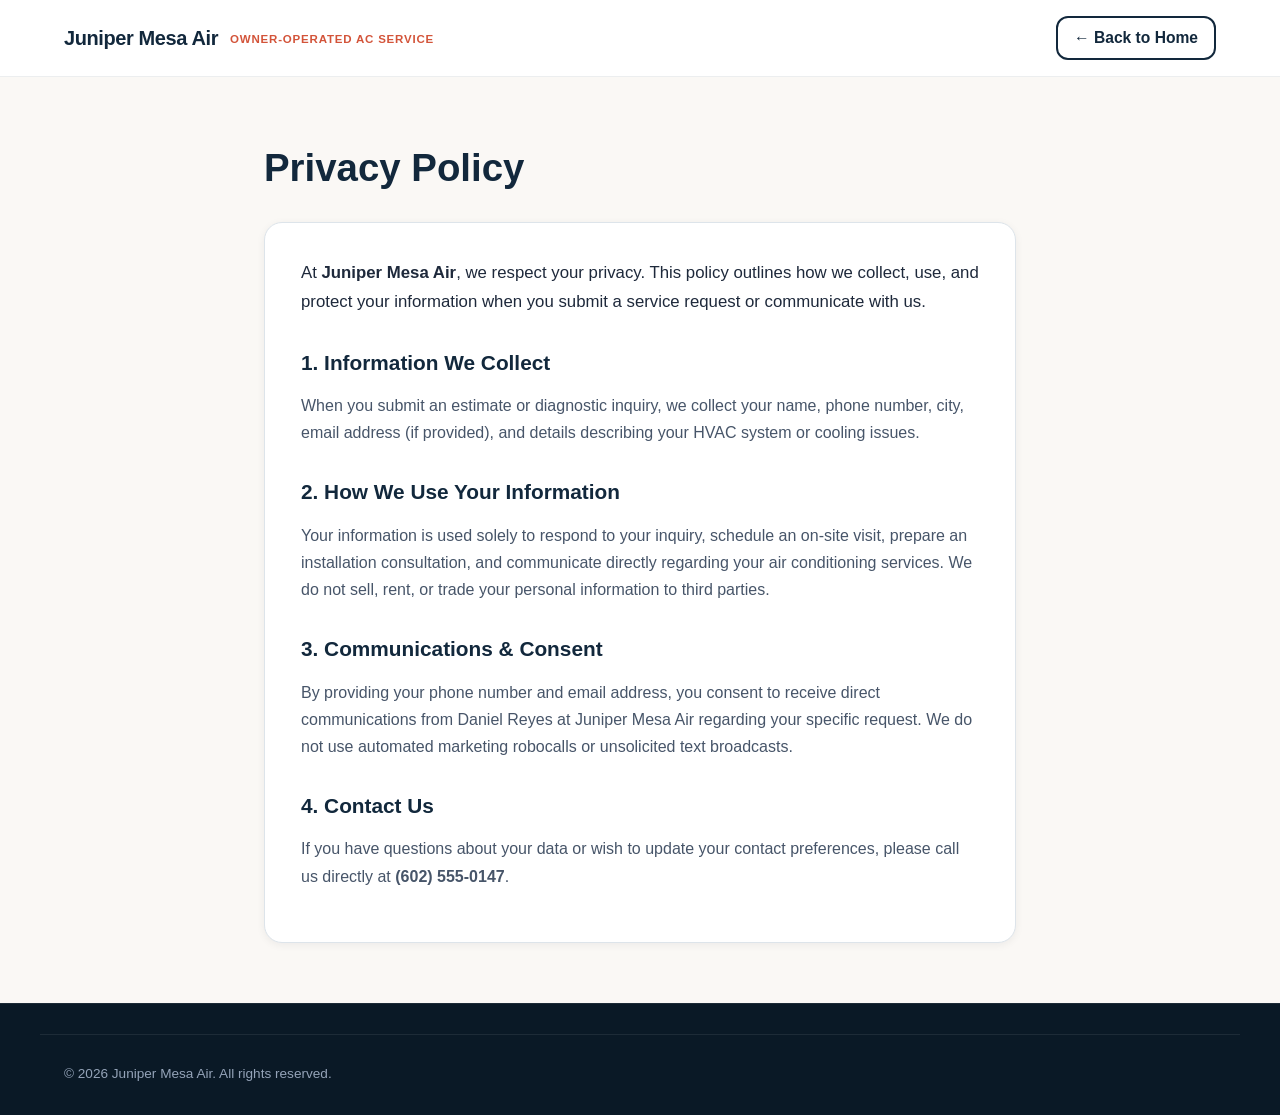
<file: privacy.html>
<!DOCTYPE html>
<html lang="en-US">
<head>
  <meta charset="UTF-8">
  <meta name="viewport" content="width=device-width, initial-scale=1.0">
  <title>Privacy Policy | Juniper Mesa Air</title>
  <meta name="description" content="Privacy Policy for Juniper Mesa Air. Learn how we handle your contact details and service inquiries.">
  <link rel="stylesheet" href="assets/styles.css">
</head>
<body>
  <header class="site-header">
    <div class="container nav-wrapper">
      <a href="index.html" class="brand" aria-label="Juniper Mesa Air home">
        <span class="brand-name">Juniper Mesa Air</span>
        <span class="brand-sub">Owner-Operated AC Service</span>
      </a>
      <a href="index.html" class="btn btn-outline" style="padding: 8px 16px;">&larr; Back to Home</a>
    </div>
  </header>

  <main class="container" style="max-width: 800px; padding: 60px 24px;">
    <h1 style="font-size: 2.4rem; color: var(--color-primary); margin-bottom: 24px;">Privacy Policy</h1>
    
    <div style="background: #FFFFFF; border: 1px solid var(--color-border); border-radius: var(--radius-lg); padding: 36px; box-shadow: var(--shadow-sm); line-height: 1.7;">
      <p style="font-size: 1.05rem; color: var(--color-text-main); margin-bottom: 20px;">
        At <strong>Juniper Mesa Air</strong>, we respect your privacy. This policy outlines how we collect, use, and protect your information when you submit a service request or communicate with us.
      </p>

      <h2 style="font-size: 1.3rem; color: var(--color-primary); margin: 28px 0 12px;">1. Information We Collect</h2>
      <p style="color: var(--color-text-muted); margin-bottom: 16px;">
        When you submit an estimate or diagnostic inquiry, we collect your name, phone number, city, email address (if provided), and details describing your HVAC system or cooling issues.
      </p>

      <h2 style="font-size: 1.3rem; color: var(--color-primary); margin: 28px 0 12px;">2. How We Use Your Information</h2>
      <p style="color: var(--color-text-muted); margin-bottom: 16px;">
        Your information is used solely to respond to your inquiry, schedule an on-site visit, prepare an installation consultation, and communicate directly regarding your air conditioning services. We do not sell, rent, or trade your personal information to third parties.
      </p>

      <h2 style="font-size: 1.3rem; color: var(--color-primary); margin: 28px 0 12px;">3. Communications &amp; Consent</h2>
      <p style="color: var(--color-text-muted); margin-bottom: 16px;">
        By providing your phone number and email address, you consent to receive direct communications from Daniel Reyes at Juniper Mesa Air regarding your specific request. We do not use automated marketing robocalls or unsolicited text broadcasts.
      </p>

      <h2 style="font-size: 1.3rem; color: var(--color-primary); margin: 28px 0 12px;">4. Contact Us</h2>
      <p style="color: var(--color-text-muted); margin-bottom: 16px;">
        If you have questions about your data or wish to update your contact preferences, please call us directly at <strong>(602) 555-0147</strong>.
      </p>
    </div>
  </main>

  <footer class="site-footer" style="padding: 30px 0;">
    <div class="container footer-bottom">
      <p>&copy; 2026 Juniper Mesa Air. All rights reserved.</p>
    </div>
  </footer>
</body>
</html>
</file>
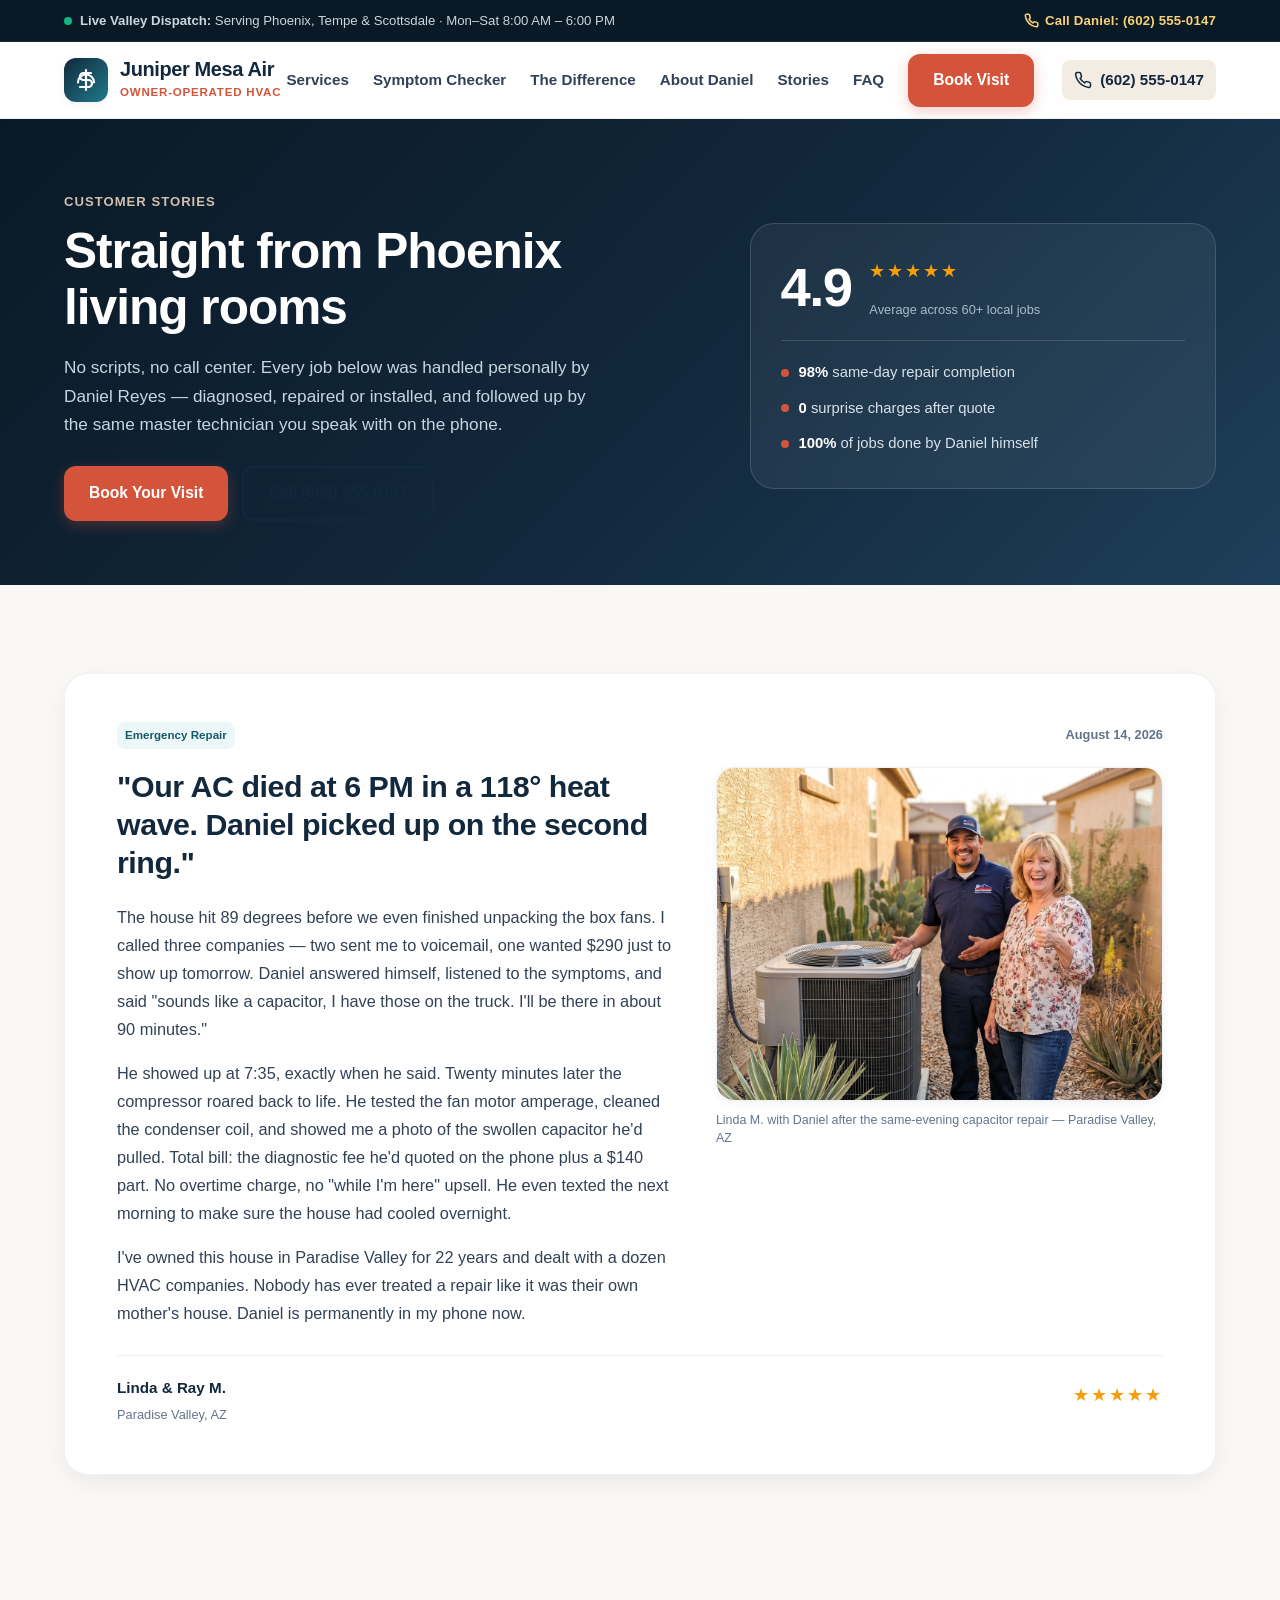
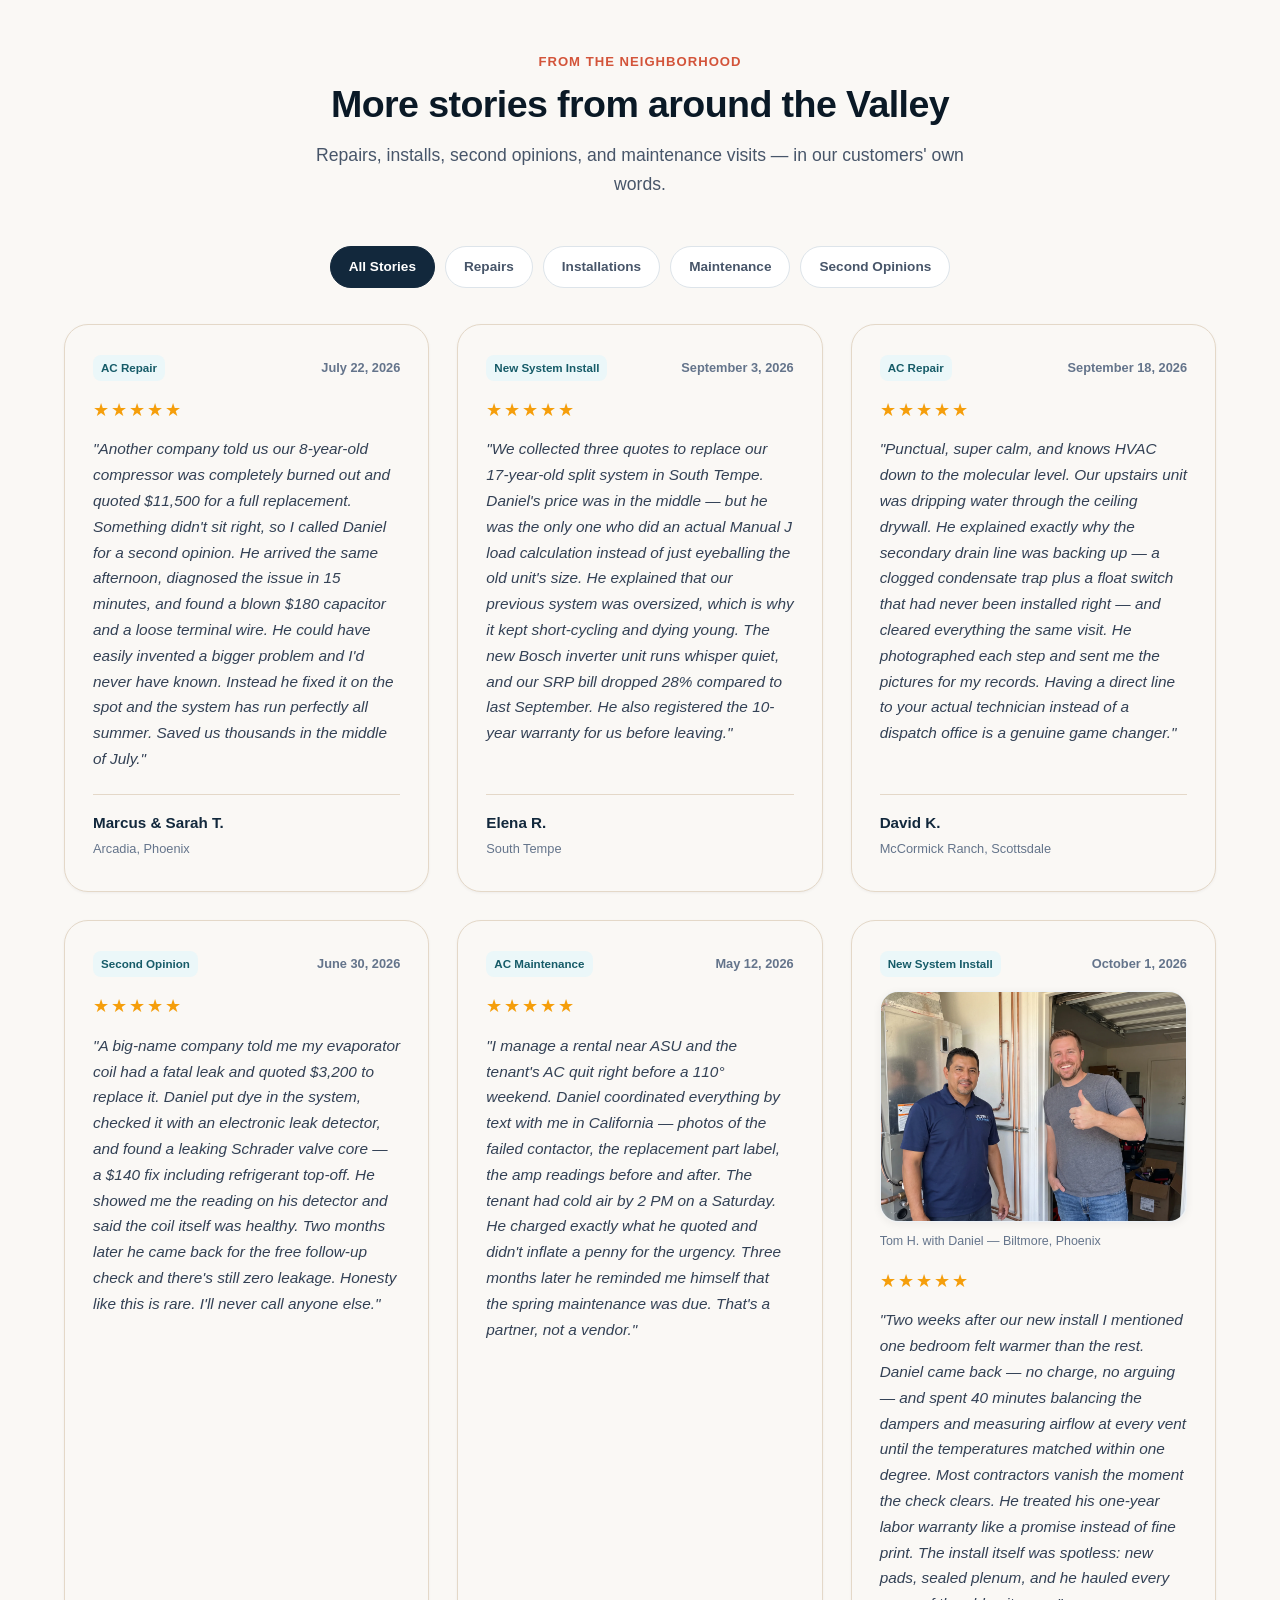
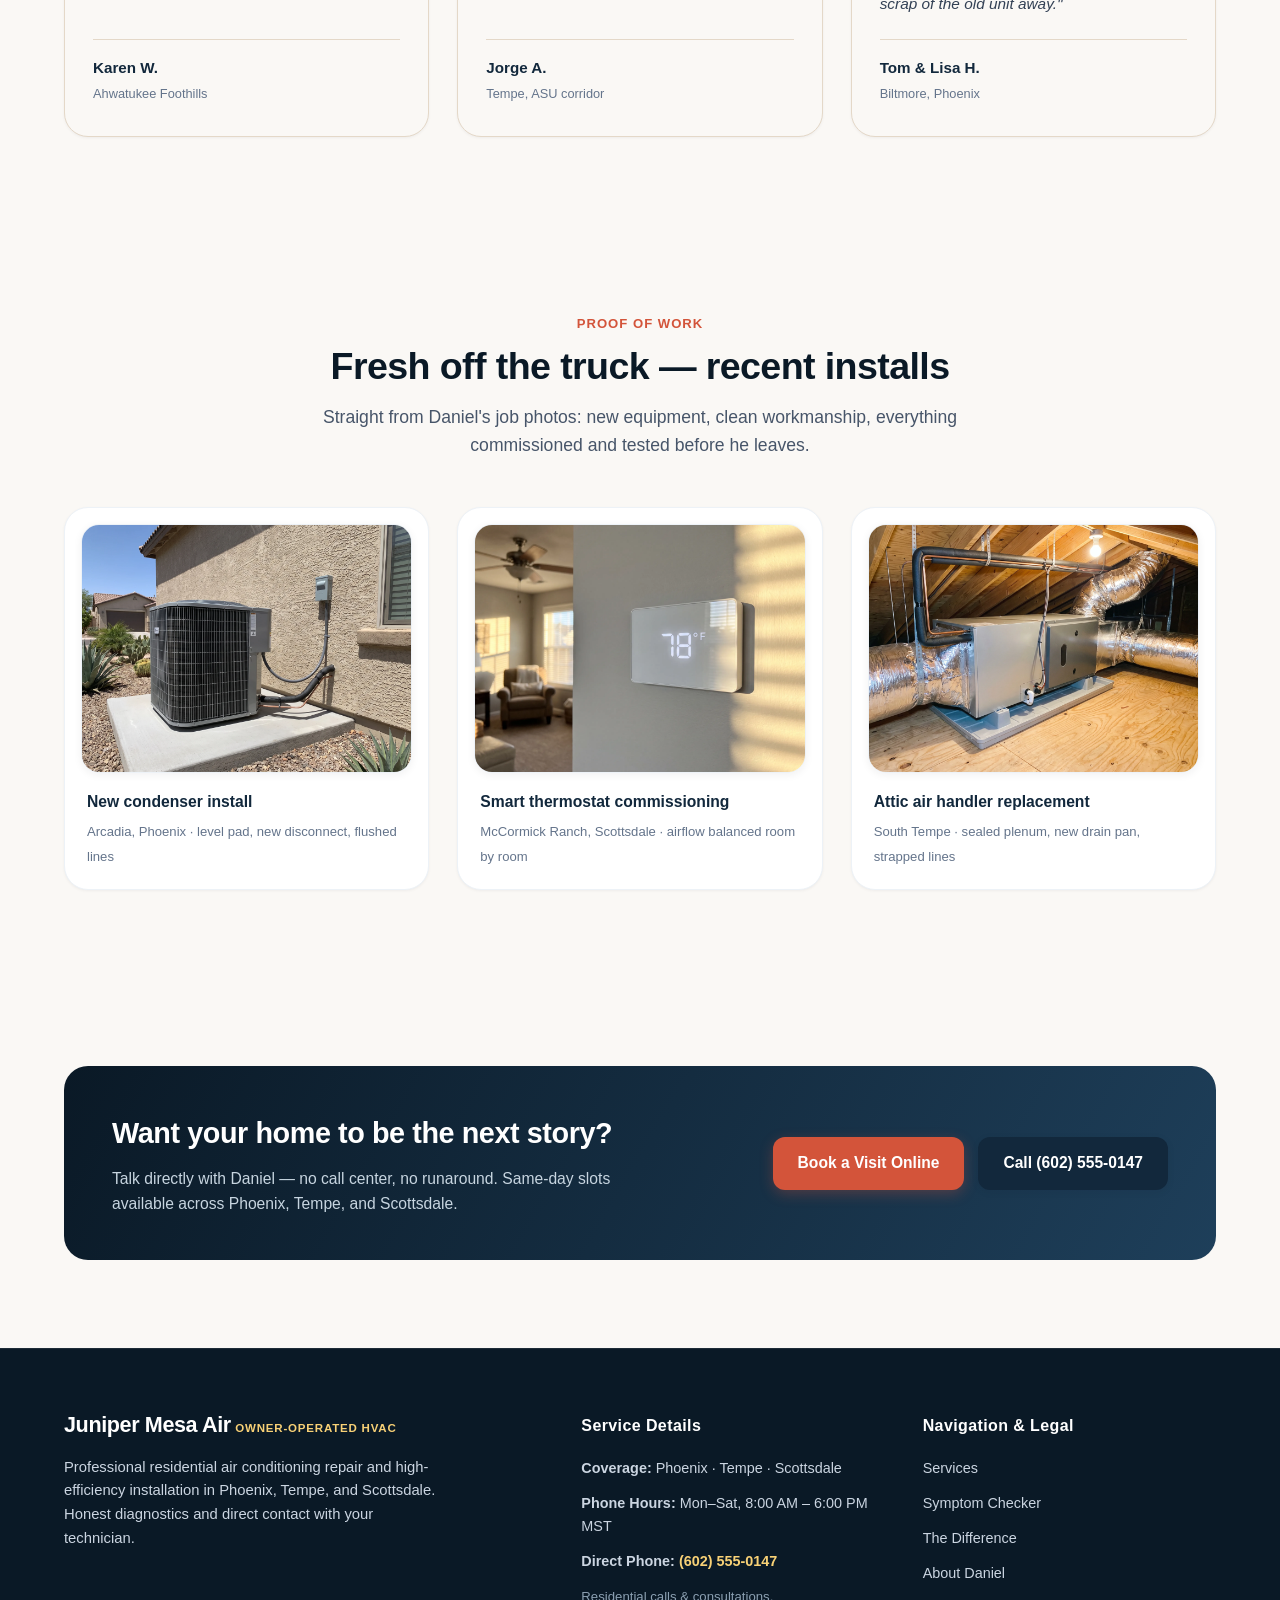
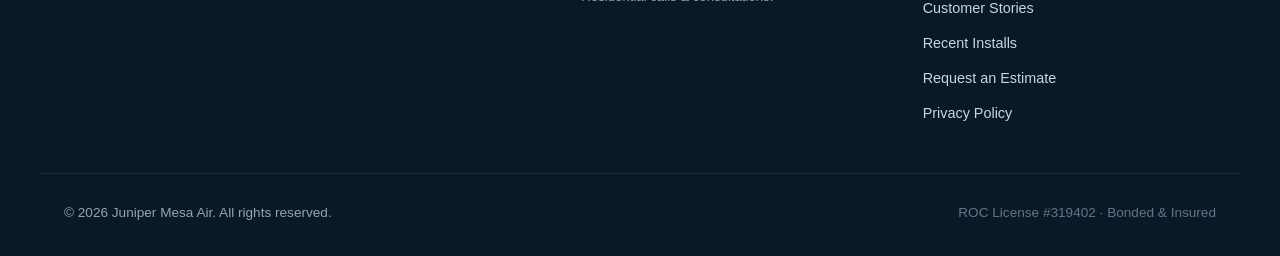
<file: reviews.html>
<!DOCTYPE html>
<html lang="en-US">
<head>
  <meta charset="UTF-8">
  <meta name="viewport" content="width=device-width, initial-scale=1.0">
  <title>Customer Stories &amp; Reviews | Juniper Mesa Air — Phoenix, AZ</title>
  <meta name="description" content="Real feedback from homeowners across Phoenix, Tempe, and Scottsdale about master technician Daniel Reyes — honest AC diagnostics, same-day repairs, and high-efficiency installations.">
  <link rel="stylesheet" href="assets/styles.css">
</head>
<body>
  <!-- Accessibility Skip Link -->
  <a href="#mainContent" class="skip-link">Skip to main content</a>

  <!-- Top Announcement Bar -->
  <aside class="top-bar" aria-label="Current Dispatch Status">
    <div class="container top-bar-content">
      <div class="top-bar-notice">
        <span class="pulse-dot" aria-hidden="true"></span>
        <span><strong>Live Valley Dispatch:</strong> Serving Phoenix, Tempe &amp; Scottsdale &middot; Mon–Sat 8:00 AM – 6:00 PM</span>
      </div>
      <a href="tel:6025550147" class="top-bar-phone" aria-label="Direct Phone (602) 555-0147">
        <svg width="15" height="15" viewBox="0 0 24 24" fill="none" stroke="currentColor" stroke-width="2.5" stroke-linecap="round" stroke-linejoin="round" aria-hidden="true"><path d="M22 16.92v3a2 2 0 0 1-2.18 2 19.79 19.79 0 0 1-8.63-3.07 19.5 19.5 0 0 1-6-6 19.79 19.79 0 0 1-3.07-8.67A2 2 0 0 1 4.11 2h3a2 2 0 0 1 2 1.72 12.84 12.84 0 0 0 .7 2.81 2 2 0 0 1-.45 2.11L8.09 9.91a16 16 0 0 0 6 6l1.27-1.27a2 2 0 0 1 2.11-.45 12.84 12.84 0 0 0 2.81.7A2 2 0 0 1 22 16.92z"></path></svg>
        <span>Call Daniel: (602) 555-0147</span>
      </a>
    </div>
  </aside>

  <!-- Site Header -->
  <header class="site-header">
    <div class="container nav-wrapper">
      <a href="index.html" class="brand" aria-label="Juniper Mesa Air home">
        <div class="brand-icon-box" aria-hidden="true">
          <svg width="24" height="24" viewBox="0 0 24 24" fill="none" stroke="currentColor" stroke-width="2.2" stroke-linecap="round" stroke-linejoin="round"><path d="M12 2v20M17 5H9.5a3.5 3.5 0 0 0 0 7h5a3.5 3.5 0 0 1 0 7H6"></path><path d="M4 14.5a8 8 0 0 1 16 0"></path></svg>
        </div>
        <div class="brand-text">
          <span class="brand-name">Juniper Mesa Air</span>
          <span class="brand-sub">Owner-Operated HVAC</span>
        </div>
      </a>

      <nav class="main-nav" aria-label="Main Navigation">
        <button class="nav-toggle" id="navToggle" aria-expanded="false" aria-controls="navLinks" aria-label="Toggle navigation menu">
          <svg width="26" height="26" viewBox="0 0 24 24" fill="none" stroke="currentColor" stroke-width="2" stroke-linecap="round" stroke-linejoin="round" aria-hidden="true"><line x1="3" y1="12" x2="21" y2="12"></line><line x1="3" y1="6" x2="21" y2="6"></line><line x1="3" y1="18" x2="21" y2="18"></line></svg>
        </button>

        <ul class="nav-links" id="navLinks">
          <li><a href="index.html#services" class="nav-link">Services</a></li>
          <li><a href="index.html#symptoms" class="nav-link">Symptom Checker</a></li>
          <li><a href="index.html#difference" class="nav-link">The Difference</a></li>
          <li><a href="index.html#about" class="nav-link">About Daniel</a></li>
          <li><a href="reviews.html" class="nav-link" aria-current="page">Stories</a></li>
          <li><a href="index.html#faq" class="nav-link">FAQ</a></li>
          <li><a href="index.html#estimate" class="btn btn-primary">Book Visit</a></li>
        </ul>

        <div class="header-cta-group">
          <a href="tel:6025550147" class="header-phone-link" aria-label="Call Daniel Direct">
            <svg width="18" height="18" viewBox="0 0 24 24" fill="none" stroke="currentColor" stroke-width="2" stroke-linecap="round" stroke-linejoin="round" aria-hidden="true"><path d="M22 16.92v3a2 2 0 0 1-2.18 2 19.79 19.79 0 0 1-8.63-3.07 19.5 19.5 0 0 1-6-6 19.79 19.79 0 0 1-3.07-8.67A2 2 0 0 1 4.11 2h3a2 2 0 0 1 2 1.72 12.84 12.84 0 0 0 .7 2.81 2 2 0 0 1-.45 2.11L8.09 9.91a16 16 0 0 0 6 6l1.27-1.27a2 2 0 0 1 2.11-.45 12.84 12.84 0 0 0 2.81.7A2 2 0 0 1 22 16.92z"></path></svg>
            <span>(602) 555-0147</span>
          </a>
        </div>
      </nav>
    </div>
  </header>

  <main id="mainContent">
    <!-- Stories Page Hero -->
    <section class="stories-hero">
      <div class="container stories-hero-grid">
        <div class="stories-hero-text">
          <p class="section-eyebrow">Customer Stories</p>
          <h1 class="stories-hero-title">Straight from Phoenix living rooms</h1>
          <p class="stories-hero-sub">
            No scripts, no call center. Every job below was handled personally by Daniel Reyes —
            diagnosed, repaired or installed, and followed up by the same master technician you speak with on the phone.
          </p>
          <div class="stories-hero-actions">
            <a href="index.html#estimate" class="btn btn-primary">Book Your Visit</a>
            <a href="tel:6025550147" class="btn btn-outline">Call (602) 555-0147</a>
          </div>
        </div>

        <div class="stories-rating-card" aria-label="Customer rating summary">
          <div class="stories-rating-score">
            <span class="stories-rating-number">4.9</span>
            <div>
              <div class="review-stars" aria-label="4.9 out of 5 stars">★★★★★</div>
              <span class="stories-rating-label">Average across 60+ local jobs</span>
            </div>
          </div>
          <ul class="stories-rating-list">
            <li><strong>98%</strong> same-day repair completion</li>
            <li><strong>0</strong> surprise charges after quote</li>
            <li><strong>100%</strong> of jobs done by Daniel himself</li>
          </ul>
        </div>
      </div>
    </section>

    <!-- Featured Story -->
    <section class="section section-alt">
      <div class="container">
        <article class="story-featured">
          <div class="story-featured-meta">
            <span class="review-badge">Emergency Repair</span>
            <span class="story-date">August 14, 2026</span>
          </div>
          <div class="story-featured-grid">
            <div class="story-featured-body">
              <h2 class="story-featured-title">"Our AC died at 6 PM in a 118° heat wave. Daniel picked up on the second ring."</h2>
              <div class="story-body">
                <p>
                  The house hit 89 degrees before we even finished unpacking the box fans. I called three companies — two sent me to voicemail, one wanted $290 just to show up tomorrow. Daniel answered himself, listened to the symptoms, and said "sounds like a capacitor, I have those on the truck. I'll be there in about 90 minutes."
                </p>
                <p>
                  He showed up at 7:35, exactly when he said. Twenty minutes later the compressor roared back to life. He tested the fan motor amperage, cleaned the condenser coil, and showed me a photo of the swollen capacitor he'd pulled. Total bill: the diagnostic fee he'd quoted on the phone plus a $140 part. No overtime charge, no "while I'm here" upsell. He even texted the next morning to make sure the house had cooled overnight.
                </p>
                <p>
                  I've owned this house in Paradise Valley for 22 years and dealt with a dozen HVAC companies. Nobody has ever treated a repair like it was their own mother's house. Daniel is permanently in my phone now.
                </p>
              </div>
            </div>
            <figure class="story-featured-media">
              <img src="assets/images/client-woman-daniel.webp" alt="Linda from Paradise Valley giving a thumbs up next to Daniel Reyes by her repaired air conditioner." width="1071" height="800">
              <figcaption>Linda M. with Daniel after the same-evening capacitor repair — Paradise Valley, AZ</figcaption>
            </figure>
          </div>
          <div class="story-featured-footer">
            <div class="review-author-info">
              <strong>Linda &amp; Ray M.</strong>
              <span>Paradise Valley, AZ</span>
            </div>
            <div class="review-stars" aria-label="5 out of 5 stars">★★★★★</div>
          </div>
        </article>
      </div>
    </section>

    <!-- Story Index -->
    <section class="section" id="stories">
      <div class="container">
        <div class="section-header">
          <p class="section-eyebrow">From the Neighborhood</p>
          <h2 class="section-title">More stories from around the Valley</h2>
          <p class="section-subtitle">Repairs, installs, second opinions, and maintenance visits — in our customers' own words.</p>
        </div>

        <div class="stories-filter" role="group" aria-label="Filter stories by service type">
          <button type="button" class="filter-chip is-active" data-filter="all">All Stories</button>
          <button type="button" class="filter-chip" data-filter="repair">Repairs</button>
          <button type="button" class="filter-chip" data-filter="install">Installations</button>
          <button type="button" class="filter-chip" data-filter="maintenance">Maintenance</button>
          <button type="button" class="filter-chip" data-filter="opinion">Second Opinions</button>
        </div>

        <div class="stories-grid" id="storiesGrid">
          <article class="story-card" data-category="repair">
            <div class="story-card-top">
              <span class="review-badge">AC Repair</span>
              <span class="story-date">July 22, 2026</span>
            </div>
            <div class="review-stars" aria-label="5 out of 5 stars">★★★★★</div>
            <p class="story-text">
              "Another company told us our 8-year-old compressor was completely burned out and quoted $11,500 for a full replacement. Something didn't sit right, so I called Daniel for a second opinion. He arrived the same afternoon, diagnosed the issue in 15 minutes, and found a blown $180 capacitor and a loose terminal wire. He could have easily invented a bigger problem and I'd never have known. Instead he fixed it on the spot and the system has run perfectly all summer. Saved us thousands in the middle of July."
            </p>
            <div class="story-card-footer">
              <div class="review-author-info">
                <strong>Marcus &amp; Sarah T.</strong>
                <span>Arcadia, Phoenix</span>
              </div>
            </div>
          </article>

          <article class="story-card" data-category="install">
            <div class="story-card-top">
              <span class="review-badge">New System Install</span>
              <span class="story-date">September 3, 2026</span>
            </div>
            <div class="review-stars" aria-label="5 out of 5 stars">★★★★★</div>
            <p class="story-text">
              "We collected three quotes to replace our 17-year-old split system in South Tempe. Daniel's price was in the middle — but he was the only one who did an actual Manual J load calculation instead of just eyeballing the old unit's size. He explained that our previous system was oversized, which is why it kept short-cycling and dying young. The new Bosch inverter unit runs whisper quiet, and our SRP bill dropped 28% compared to last September. He also registered the 10-year warranty for us before leaving."
            </p>
            <div class="story-card-footer">
              <div class="review-author-info">
                <strong>Elena R.</strong>
                <span>South Tempe</span>
              </div>
            </div>
          </article>

          <article class="story-card" data-category="repair">
            <div class="story-card-top">
              <span class="review-badge">AC Repair</span>
              <span class="story-date">September 18, 2026</span>
            </div>
            <div class="review-stars" aria-label="5 out of 5 stars">★★★★★</div>
            <p class="story-text">
              "Punctual, super calm, and knows HVAC down to the molecular level. Our upstairs unit was dripping water through the ceiling drywall. He explained exactly why the secondary drain line was backing up — a clogged condensate trap plus a float switch that had never been installed right — and cleared everything the same visit. He photographed each step and sent me the pictures for my records. Having a direct line to your actual technician instead of a dispatch office is a genuine game changer."
            </p>
            <div class="story-card-footer">
              <div class="review-author-info">
                <strong>David K.</strong>
                <span>McCormick Ranch, Scottsdale</span>
              </div>
            </div>
          </article>

          <article class="story-card" data-category="opinion">
            <div class="story-card-top">
              <span class="review-badge">Second Opinion</span>
              <span class="story-date">June 30, 2026</span>
            </div>
            <div class="review-stars" aria-label="5 out of 5 stars">★★★★★</div>
            <p class="story-text">
              "A big-name company told me my evaporator coil had a fatal leak and quoted $3,200 to replace it. Daniel put dye in the system, checked it with an electronic leak detector, and found a leaking Schrader valve core — a $140 fix including refrigerant top-off. He showed me the reading on his detector and said the coil itself was healthy. Two months later he came back for the free follow-up check and there's still zero leakage. Honesty like this is rare. I'll never call anyone else."
            </p>
            <div class="story-card-footer">
              <div class="review-author-info">
                <strong>Karen W.</strong>
                <span>Ahwatukee Foothills</span>
              </div>
            </div>
          </article>

          <article class="story-card" data-category="maintenance">
            <div class="story-card-top">
              <span class="review-badge">AC Maintenance</span>
              <span class="story-date">May 12, 2026</span>
            </div>
            <div class="review-stars" aria-label="5 out of 5 stars">★★★★★</div>
            <p class="story-text">
              "I manage a rental near ASU and the tenant's AC quit right before a 110° weekend. Daniel coordinated everything by text with me in California — photos of the failed contactor, the replacement part label, the amp readings before and after. The tenant had cold air by 2 PM on a Saturday. He charged exactly what he quoted and didn't inflate a penny for the urgency. Three months later he reminded me himself that the spring maintenance was due. That's a partner, not a vendor."
            </p>
            <div class="story-card-footer">
              <div class="review-author-info">
                <strong>Jorge A.</strong>
                <span>Tempe, ASU corridor</span>
              </div>
            </div>
          </article>

          <article class="story-card" data-category="install">
            <div class="story-card-top">
              <span class="review-badge">New System Install</span>
              <span class="story-date">October 1, 2026</span>
            </div>
            <figure class="story-card-media">
              <img src="assets/images/client-man-daniel.webp" alt="Tom from the Biltmore area giving a thumbs up with Daniel Reyes next to a newly installed air handler." width="1071" height="800">
              <figcaption>Tom H. with Daniel — Biltmore, Phoenix</figcaption>
            </figure>
            <div class="review-stars" aria-label="5 out of 5 stars">★★★★★</div>
            <p class="story-text">
              "Two weeks after our new install I mentioned one bedroom felt warmer than the rest. Daniel came back — no charge, no arguing — and spent 40 minutes balancing the dampers and measuring airflow at every vent until the temperatures matched within one degree. Most contractors vanish the moment the check clears. He treated his one-year labor warranty like a promise instead of fine print. The install itself was spotless: new pads, sealed plenum, and he hauled every scrap of the old unit away."
            </p>
            <div class="story-card-footer">
              <div class="review-author-info">
                <strong>Tom &amp; Lisa H.</strong>
                <span>Biltmore, Phoenix</span>
              </div>
            </div>
          </article>
        </div>

        <p class="stories-empty" id="storiesEmpty" hidden>No stories in this category yet — check back soon.</p>
      </div>
    </section>

    <!-- Installation Proof Gallery -->
    <section class="section section-alt" id="proof">
      <div class="container">
        <div class="section-header">
          <p class="section-eyebrow">Proof of Work</p>
          <h2 class="section-title">Fresh off the truck — recent installs</h2>
          <p class="section-subtitle">Straight from Daniel's job photos: new equipment, clean workmanship, everything commissioned and tested before he leaves.</p>
        </div>

        <div class="proof-grid">
          <figure class="proof-card">
            <img src="assets/images/install-condenser-finished.webp" alt="Newly installed high-efficiency condenser unit level on a concrete pad beside a Phoenix home." width="1071" height="800">
            <figcaption>
              <strong>New condenser install</strong>
              <span>Arcadia, Phoenix &middot; level pad, new disconnect, flushed lines</span>
            </figcaption>
          </figure>

          <figure class="proof-card">
            <img src="assets/images/thermostat-finished.webp" alt="New smart thermostat showing 78 degrees in a comfortable living room after installation." width="1071" height="800">
            <figcaption>
              <strong>Smart thermostat commissioning</strong>
              <span>McCormick Ranch, Scottsdale &middot; airflow balanced room by room</span>
            </figcaption>
          </figure>

          <figure class="proof-card">
            <img src="assets/images/air-handler-finished.webp" alt="New attic air handler with sealed ductwork and insulated lines on a condensate drain pan." width="1071" height="800">
            <figcaption>
              <strong>Attic air handler replacement</strong>
              <span>South Tempe &middot; sealed plenum, new drain pan, strapped lines</span>
            </figcaption>
          </figure>
        </div>
      </div>
    </section>

    <!-- CTA Banner -->
    <section class="section section-alt">
      <div class="container">
        <div class="stories-cta">
          <div>
            <h2 class="stories-cta-title">Want your home to be the next story?</h2>
            <p class="stories-cta-sub">Talk directly with Daniel — no call center, no runaround. Same-day slots available across Phoenix, Tempe, and Scottsdale.</p>
          </div>
          <div class="stories-cta-actions">
            <a href="index.html#estimate" class="btn btn-primary">Book a Visit Online</a>
            <a href="tel:6025550147" class="btn btn-secondary">Call (602) 555-0147</a>
          </div>
        </div>
      </div>
    </section>
  </main>

  <!-- Site Footer -->
  <footer class="site-footer">
    <div class="container footer-grid">
      <div class="footer-brand">
        <span class="brand-name">Juniper Mesa Air</span>
        <span class="brand-sub">Owner-Operated HVAC</span>
        <p class="footer-desc">
          Professional residential air conditioning repair and high-efficiency installation in Phoenix, Tempe, and Scottsdale. Honest diagnostics and direct contact with your technician.
        </p>
      </div>

      <div>
        <h4 class="footer-title">Service Details</h4>
        <ul class="footer-list">
          <li><strong>Coverage:</strong> Phoenix &middot; Tempe &middot; Scottsdale</li>
          <li><strong>Phone Hours:</strong> Mon–Sat, 8:00 AM – 6:00 PM MST</li>
          <li><strong>Direct Phone:</strong> <a href="tel:6025550147" class="footer-phone-link">(602) 555-0147</a></li>
          <li><span style="font-size: 0.825rem; color: #8CA0B2;">Residential calls &amp; consultations.</span></li>
        </ul>
      </div>

      <div>
        <h4 class="footer-title">Navigation &amp; Legal</h4>
        <ul class="footer-list">
          <li><a href="index.html#services">Services</a></li>
          <li><a href="index.html#symptoms">Symptom Checker</a></li>
          <li><a href="index.html#difference">The Difference</a></li>
          <li><a href="index.html#about">About Daniel</a></li>
          <li><a href="reviews.html">Customer Stories</a></li>
          <li><a href="reviews.html#proof">Recent Installs</a></li>
          <li><a href="index.html#estimate">Request an Estimate</a></li>
          <li><a href="privacy.html">Privacy Policy</a></li>
        </ul>
      </div>
    </div>

    <div class="container footer-bottom">
      <p>&copy; 2026 Juniper Mesa Air. All rights reserved.</p>
      <p style="color: #64748B;">ROC License #319402 &middot; Bonded &amp; Insured</p>
    </div>
  </footer>

  <!-- Mobile Sticky Action Bar (visible on small viewports) -->
  <aside class="mobile-sticky-bar" aria-label="Quick Mobile Actions">
    <div class="mobile-sticky-content">
      <a href="tel:6025550147" class="btn btn-secondary">
        <svg width="16" height="16" viewBox="0 0 24 24" fill="none" stroke="currentColor" stroke-width="2" stroke-linecap="round" stroke-linejoin="round" aria-hidden="true"><path d="M22 16.92v3a2 2 0 0 1-2.18 2 19.79 19.79 0 0 1-8.63-3.07 19.5 19.5 0 0 1-6-6 19.79 19.79 0 0 1-3.07-8.67A2 2 0 0 1 4.11 2h3a2 2 0 0 1 2 1.72 12.84 12.84 0 0 0 .7 2.81 2 2 0 0 1-.45 2.11L8.09 9.91a16 16 0 0 0 6 6l1.27-1.27a2 2 0 0 1 2.11-.45 12.84 12.84 0 0 0 2.81.7A2 2 0 0 1 22 16.92z"></path></svg>
        <span>Call Daniel</span>
      </a>
      <a href="index.html#estimate" class="btn btn-primary">
        <svg width="16" height="16" viewBox="0 0 24 24" fill="none" stroke="currentColor" stroke-width="2" stroke-linecap="round" stroke-linejoin="round" aria-hidden="true"><polygon points="13 2 3 14 12 14 11 22 21 10 12 10 13 2"></polygon></svg>
        <span>Book Visit</span>
      </a>
    </div>
  </aside>

  <script src="assets/app.js"></script>
  <script>
    // Story category filter
    (function () {
      var chips = document.querySelectorAll('.filter-chip');
      var cards = document.querySelectorAll('.story-card');
      var emptyMsg = document.getElementById('storiesEmpty');

      chips.forEach(function (chip) {
        chip.addEventListener('click', function () {
          chips.forEach(function (c) { c.classList.remove('is-active'); });
          chip.classList.add('is-active');
          var filter = chip.getAttribute('data-filter');
          var visible = 0;

          cards.forEach(function (card) {
            var show = filter === 'all' || card.getAttribute('data-category') === filter;
            card.style.display = show ? '' : 'none';
            if (show) visible++;
          });

          if (emptyMsg) emptyMsg.hidden = visible > 0;
        });
      });
    })();
  </script>
</body>
</html>
</file>
<file: assets/styles.css>
:root {
  /* Desert-Rooted Palette */
  --color-navy-dark: #0A1926;
  --color-navy: #12283C;
  --color-navy-light: #1E3F5A;
  --color-navy-surface: #162E44;
  
  --color-terracotta: #D3543A;
  --color-terracotta-hover: #BA422A;
  --color-terracotta-light: #FDF0ED;
  
  --color-teal: #1F7A8C;
  --color-teal-dark: #165B68;
  --color-teal-light: #EBF7F9;
  
  --color-sand-50: #FAF8F5;
  --color-sand-100: #F3ECE2;
  --color-sand-200: #E4D8C8;
  --color-sand-300: #D0C0AC;
  
  --color-slate-900: #0F172A;
  --color-slate-800: #1E293B;
  --color-slate-700: #334155;
  --color-slate-600: #475569;
  --color-slate-500: #64748B;
  --color-slate-400: #94A3B8;
  --color-slate-200: #E2E8F0;
  --color-slate-100: #F1F5F9;
  --color-white: #FFFFFF;
  
  --color-amber: #D97706;
  --color-amber-light: #FEF3C7;
  --color-green: #10B981;
  --color-green-light: #ECFDF5;
  
  /* Compatibility aliases */
  --color-primary: var(--color-navy);
  --color-primary-light: var(--color-navy-light);
  --color-primary-dark: var(--color-navy-dark);
  --color-accent: var(--color-teal);
  --color-accent-hover: var(--color-teal-dark);
  --color-coral: var(--color-terracotta);
  --color-bg-main: var(--color-sand-50);
  --color-bg-card: var(--color-white);
  --color-bg-sand: var(--color-sand-100);
  --color-text-main: var(--color-slate-800);
  --color-text-muted: var(--color-slate-600);
  --color-border: #DDE4EA;
  --color-border-subtle: #EDF2F7;
  --color-focus: #1F7A8C;

  --radius-xs: 4px;
  --radius-sm: 8px;
  --radius-md: 12px;
  --radius-lg: 18px;
  --radius-xl: 24px;
  --radius-full: 9999px;

  --shadow-xs: 0 1px 3px rgba(10, 25, 38, 0.05);
  --shadow-sm: 0 2px 8px rgba(10, 25, 38, 0.06);
  --shadow-md: 0 8px 24px -4px rgba(10, 25, 38, 0.08);
  --shadow-lg: 0 16px 36px -6px rgba(10, 25, 38, 0.12);
  --shadow-xl: 0 24px 48px -8px rgba(10, 25, 38, 0.16);
  
  --transition-fast: 0.15s ease;
  --transition-base: 0.25s ease;
  --transition-smooth: 0.35s cubic-bezier(0.16, 1, 0.3, 1);
  
  --font-family: -apple-system, BlinkMacSystemFont, "Segoe UI", Roboto, "Inter", "Helvetica Neue", Arial, sans-serif;
  --container-max: 1200px;
}

*, *::before, *::after {
  box-sizing: border-box;
  margin: 0;
  padding: 0;
}

html {
  font-size: 16px;
  scroll-behavior: smooth;
  -webkit-text-size-adjust: 100%;
}

body {
  font-family: var(--font-family);
  background-color: var(--color-bg-main);
  color: var(--color-slate-800);
  line-height: 1.6;
  overflow-x: hidden;
  -webkit-font-smoothing: antialiased;
}

img {
  max-width: 100%;
  height: auto;
  display: block;
}

a {
  color: var(--color-teal);
  text-decoration: none;
  transition: var(--transition-fast);
}

a:hover {
  color: var(--color-teal-dark);
}

button, input, select, textarea {
  font: inherit;
}

/* Accessibility */
.skip-link {
  position: absolute;
  top: -60px;
  left: 16px;
  background: var(--color-navy);
  color: #fff;
  padding: 10px 18px;
  z-index: 1000;
  text-decoration: none;
  font-weight: 600;
  border-radius: var(--radius-sm);
  transition: top var(--transition-fast);
}

.skip-link:focus {
  top: 16px;
}

:focus-visible {
  outline: 3px solid var(--color-teal);
  outline-offset: 2px;
}

.container {
  max-width: var(--container-max);
  margin: 0 auto;
  padding: 0 24px;
}

/* ==========================================================================
   Top Operating Bar
   ========================================================================== */
.top-bar {
  background: var(--color-navy-dark);
  color: #CBD5E1;
  font-size: 0.825rem;
  padding: 10px 0;
  border-bottom: 1px solid rgba(255, 255, 255, 0.08);
}

.top-bar-content {
  display: flex;
  align-items: center;
  justify-content: space-between;
  gap: 16px;
  flex-wrap: wrap;
}

.top-bar-notice {
  display: inline-flex;
  align-items: center;
  gap: 8px;
}

.pulse-dot {
  width: 8px;
  height: 8px;
  background-color: var(--color-green);
  border-radius: 50%;
  display: inline-block;
  box-shadow: 0 0 0 0 rgba(16, 185, 129, 0.7);
  animation: pulse-ring 2s infinite;
}

@keyframes pulse-ring {
  0% { box-shadow: 0 0 0 0 rgba(16, 185, 129, 0.7); }
  70% { box-shadow: 0 0 0 7px rgba(16, 185, 129, 0); }
  100% { box-shadow: 0 0 0 0 rgba(16, 185, 129, 0); }
}

.top-bar-phone {
  display: inline-flex;
  align-items: center;
  gap: 6px;
  color: #F8D176;
  font-weight: 700;
  letter-spacing: 0.2px;
}

.top-bar-phone:hover {
  color: #FFFFFF;
}

/* ==========================================================================
   Header & Navigation
   ========================================================================== */
.site-header {
  background: rgba(255, 255, 255, 0.94);
  backdrop-filter: blur(12px);
  -webkit-backdrop-filter: blur(12px);
  border-bottom: 1px solid rgba(18, 40, 60, 0.08);
  position: sticky;
  top: 0;
  z-index: 100;
  transition: var(--transition-base);
}

.nav-wrapper {
  display: flex;
  align-items: center;
  justify-content: space-between;
  height: 76px;
}

.brand {
  display: flex;
  align-items: center;
  gap: 12px;
  text-decoration: none;
}

.brand-icon-box {
  width: 44px;
  height: 44px;
  border-radius: var(--radius-md);
  background: linear-gradient(135deg, var(--color-navy) 0%, var(--color-teal) 100%);
  display: flex;
  align-items: center;
  justify-content: center;
  color: #FFFFFF;
  box-shadow: var(--shadow-sm);
}

.brand-text {
  display: flex;
  flex-direction: column;
}

.brand-name {
  font-size: 1.25rem;
  font-weight: 800;
  color: var(--color-navy);
  letter-spacing: -0.4px;
  line-height: 1.15;
}

.brand-sub {
  font-size: 0.72rem;
  font-weight: 700;
  color: var(--color-terracotta);
  text-transform: uppercase;
  letter-spacing: 0.8px;
  margin-top: 2px;
}

.main-nav {
  display: flex;
  align-items: center;
  gap: 28px;
}

.nav-links {
  display: flex;
  align-items: center;
  list-style: none;
  gap: 24px;
}

.nav-link {
  color: var(--color-slate-700);
  font-weight: 600;
  font-size: 0.95rem;
  padding: 6px 0;
  position: relative;
}

.nav-link::after {
  content: "";
  position: absolute;
  bottom: 0;
  left: 0;
  width: 0;
  height: 2px;
  background-color: var(--color-teal);
  transition: width var(--transition-fast);
}

.nav-link:hover {
  color: var(--color-navy);
}

.nav-link:hover::after {
  width: 100%;
}

.header-cta-group {
  display: flex;
  align-items: center;
  gap: 14px;
}

.header-phone-link {
  display: flex;
  align-items: center;
  gap: 8px;
  color: var(--color-navy);
  font-weight: 700;
  font-size: 0.95rem;
  padding: 8px 12px;
  border-radius: var(--radius-sm);
  background: var(--color-sand-100);
}

.header-phone-link:hover {
  background: var(--color-sand-200);
  color: var(--color-navy-dark);
}

.nav-toggle {
  display: none;
  background: none;
  border: none;
  cursor: pointer;
  padding: 8px;
  color: var(--color-navy);
  border-radius: var(--radius-sm);
}

/* ==========================================================================
   Buttons & Badges
   ========================================================================== */
.btn {
  display: inline-flex;
  align-items: center;
  justify-content: center;
  gap: 8px;
  font-weight: 700;
  font-size: 0.975rem;
  padding: 13px 24px;
  border-radius: var(--radius-md);
  text-decoration: none;
  cursor: pointer;
  border: 1px solid transparent;
  transition: all var(--transition-fast);
  text-align: center;
  white-space: nowrap;
}

.btn-primary {
  background-color: var(--color-terracotta);
  color: #FFFFFF;
  box-shadow: 0 4px 14px rgba(211, 84, 58, 0.3);
}

.btn-primary:hover {
  background-color: var(--color-terracotta-hover);
  color: #FFFFFF;
  transform: translateY(-1px);
  box-shadow: 0 6px 20px rgba(211, 84, 58, 0.4);
}

.btn-secondary {
  background-color: var(--color-navy);
  color: #FFFFFF;
  box-shadow: var(--shadow-sm);
}

.btn-secondary:hover {
  background-color: var(--color-navy-light);
  color: #FFFFFF;
  transform: translateY(-1px);
}

.btn-outline {
  background-color: transparent;
  color: var(--color-navy);
  border: 2px solid var(--color-navy);
}

.btn-outline:hover {
  background-color: var(--color-navy);
  color: #FFFFFF;
}

.btn-teal {
  background-color: var(--color-teal);
  color: #FFFFFF;
}

.btn-teal:hover {
  background-color: var(--color-teal-dark);
  color: #FFFFFF;
}

.badge-pill {
  display: inline-flex;
  align-items: center;
  gap: 6px;
  padding: 6px 12px;
  font-size: 0.8rem;
  font-weight: 700;
  border-radius: var(--radius-full);
  letter-spacing: 0.3px;
  text-transform: uppercase;
}

.badge-pill-sand {
  background: var(--color-sand-100);
  color: var(--color-navy);
  border: 1px solid var(--color-sand-200);
}

.badge-pill-teal {
  background: var(--color-teal-light);
  color: var(--color-teal-dark);
}

.badge-pill-coral {
  background: var(--color-terracotta-light);
  color: var(--color-terracotta);
}

/* ==========================================================================
   Hero Section
   ========================================================================== */
.hero {
  position: relative;
  background: radial-gradient(circle at 85% 20%, rgba(31, 122, 140, 0.08) 0%, transparent 60%),
              linear-gradient(180deg, #FFFFFF 0%, var(--color-sand-50) 100%);
  padding: 64px 0 72px;
  border-bottom: 1px solid rgba(18, 40, 60, 0.06);
}

.hero-grid {
  display: grid;
  grid-template-columns: 1.15fr 0.85fr;
  align-items: center;
  gap: 52px;
}

.hero-eyebrow-wrapper {
  display: inline-flex;
  align-items: center;
  gap: 8px;
  background: var(--color-sand-100);
  border: 1px solid var(--color-sand-200);
  padding: 6px 14px;
  border-radius: var(--radius-full);
  margin-bottom: 20px;
}

.hero-eyebrow-text {
  font-size: 0.82rem;
  font-weight: 700;
  color: var(--color-navy);
  letter-spacing: 0.6px;
  text-transform: uppercase;
}

.hero-title {
  font-size: 3.25rem;
  line-height: 1.12;
  font-weight: 800;
  color: var(--color-navy-dark);
  letter-spacing: -1.2px;
  margin-bottom: 22px;
}

.hero-title .highlight-terracotta {
  color: var(--color-terracotta);
}

.hero-intro {
  font-size: 1.2rem;
  line-height: 1.6;
  color: var(--color-slate-600);
  margin-bottom: 32px;
  max-width: 580px;
}

.hero-actions {
  display: flex;
  gap: 16px;
  margin-bottom: 32px;
  flex-wrap: wrap;
}

.hero-trust-bar {
  display: flex;
  flex-wrap: wrap;
  gap: 20px;
  padding-top: 24px;
  border-top: 1px solid var(--color-slate-200);
}

.hero-trust-item {
  display: flex;
  align-items: center;
  gap: 8px;
  font-size: 0.88rem;
  font-weight: 600;
  color: var(--color-slate-700);
}

.hero-trust-item svg {
  color: var(--color-teal);
  flex-shrink: 0;
}

/* Hero Media Card */
.hero-media-col {
  position: relative;
}

.hero-image-card {
  position: relative;
  border-radius: var(--radius-xl);
  overflow: hidden;
  box-shadow: var(--shadow-xl);
  border: 4px solid #FFFFFF;
}

.hero-image-card img {
  width: 100%;
  height: 480px;
  object-fit: cover;
  display: block;
}

.floating-badge-top {
  position: absolute;
  top: 18px;
  right: 18px;
  background: rgba(10, 25, 38, 0.88);
  backdrop-filter: blur(8px);
  -webkit-backdrop-filter: blur(8px);
  color: #FFFFFF;
  padding: 10px 16px;
  border-radius: var(--radius-md);
  font-size: 0.85rem;
  font-weight: 700;
  display: flex;
  align-items: center;
  gap: 8px;
  border: 1px solid rgba(255, 255, 255, 0.15);
}

.floating-badge-bottom {
  position: absolute;
  bottom: 18px;
  left: 18px;
  right: 18px;
  background: rgba(255, 255, 255, 0.94);
  backdrop-filter: blur(12px);
  -webkit-backdrop-filter: blur(12px);
  padding: 16px 20px;
  border-radius: var(--radius-lg);
  box-shadow: var(--shadow-lg);
  display: flex;
  align-items: center;
  justify-content: space-between;
  border: 1px solid rgba(18, 40, 60, 0.08);
}

.floating-badge-bio strong {
  display: block;
  font-size: 1.05rem;
  color: var(--color-navy);
  font-weight: 800;
}

.floating-badge-bio span {
  font-size: 0.82rem;
  color: var(--color-slate-600);
  font-weight: 600;
}

.floating-badge-stat {
  text-align: right;
  border-left: 2px solid var(--color-sand-200);
  padding-left: 16px;
}

.floating-badge-stat strong {
  display: block;
  color: var(--color-terracotta);
  font-size: 1.25rem;
  font-weight: 800;
  line-height: 1;
}

.floating-badge-stat span {
  font-size: 0.75rem;
  color: var(--color-slate-500);
  font-weight: 600;
  text-transform: uppercase;
  letter-spacing: 0.5px;
}

/* ==========================================================================
   Trust / Stats Metrics Strip
   ========================================================================== */
.stats-strip {
  background: var(--color-navy);
  color: #FFFFFF;
  padding: 44px 0;
  position: relative;
  z-index: 2;
}

.stats-grid {
  display: grid;
  grid-template-columns: repeat(4, 1fr);
  gap: 28px;
}

.stat-card {
  text-align: center;
  padding: 0 12px;
  position: relative;
}

.stat-card:not(:last-child)::after {
  content: "";
  position: absolute;
  right: -14px;
  top: 15%;
  height: 70%;
  width: 1px;
  background: rgba(255, 255, 255, 0.15);
}

.stat-number {
  font-size: 2.75rem;
  font-weight: 800;
  color: #FFFFFF;
  line-height: 1;
  letter-spacing: -1px;
  margin-bottom: 8px;
}

.stat-number span {
  color: var(--color-terracotta);
}

.stat-label {
  font-size: 0.95rem;
  font-weight: 700;
  color: #F1F5F9;
  margin-bottom: 4px;
}

.stat-sub {
  font-size: 0.8rem;
  color: #94A3B8;
  line-height: 1.4;
}

/* ==========================================================================
   Interactive Symptom Checker
   ========================================================================== */
.symptom-section {
  padding: 80px 0;
  background: #FFFFFF;
  border-bottom: 1px solid var(--color-slate-200);
}

.section-header {
  text-align: center;
  max-width: 680px;
  margin: 0 auto 48px;
}

.section-eyebrow {
  font-size: 0.82rem;
  font-weight: 700;
  color: var(--color-terracotta);
  text-transform: uppercase;
  letter-spacing: 1px;
  margin-bottom: 10px;
}

.section-title {
  font-size: 2.35rem;
  font-weight: 800;
  color: var(--color-navy-dark);
  line-height: 1.2;
  letter-spacing: -0.6px;
  margin-bottom: 14px;
}

.section-subtitle {
  font-size: 1.1rem;
  color: var(--color-slate-600);
  line-height: 1.6;
}

.symptom-grid {
  display: grid;
  grid-template-columns: repeat(3, 1fr);
  gap: 16px;
  margin-bottom: 32px;
}

.symptom-chip {
  background: var(--color-sand-50);
  border: 2px solid var(--color-sand-200);
  border-radius: var(--radius-md);
  padding: 18px 20px;
  text-align: left;
  cursor: pointer;
  transition: all var(--transition-fast);
  display: flex;
  align-items: flex-start;
  gap: 14px;
}

.symptom-chip:hover {
  background: #FFFFFF;
  border-color: var(--color-teal);
  transform: translateY(-2px);
  box-shadow: var(--shadow-sm);
}

.symptom-chip.is-active {
  background: var(--color-teal-light);
  border-color: var(--color-teal);
  box-shadow: 0 0 0 2px var(--color-teal);
}

.symptom-chip-icon {
  font-size: 1.5rem;
  flex-shrink: 0;
  line-height: 1;
}

.symptom-chip-title {
  font-weight: 700;
  font-size: 1rem;
  color: var(--color-navy);
  margin-bottom: 4px;
}

.symptom-chip-desc {
  font-size: 0.85rem;
  color: var(--color-slate-600);
  line-height: 1.4;
}

.symptom-advice-box {
  background: var(--color-sand-100);
  border-radius: var(--radius-lg);
  padding: 24px 28px;
  border-left: 5px solid var(--color-terracotta);
  display: flex;
  align-items: center;
  justify-content: space-between;
  gap: 20px;
  flex-wrap: wrap;
}

.symptom-advice-text strong {
  display: block;
  font-size: 1.05rem;
  color: var(--color-navy);
  margin-bottom: 4px;
}

.symptom-advice-text p {
  color: var(--color-slate-700);
  font-size: 0.95rem;
}

/* ==========================================================================
   Two Service Pathways
   ========================================================================== */
.section {
  padding: 88px 0;
}

.section-alt {
  background-color: var(--color-sand-50);
}

.service-grid {
  display: grid;
  grid-template-columns: repeat(2, 1fr);
  gap: 36px;
}

.service-card {
  background: #FFFFFF;
  border-radius: var(--radius-xl);
  overflow: hidden;
  box-shadow: var(--shadow-md);
  border: 1px solid var(--color-border);
  transition: all var(--transition-base);
  display: flex;
  flex-direction: column;
}

.service-card:hover {
  transform: translateY(-4px);
  box-shadow: var(--shadow-xl);
  border-color: var(--color-teal);
}

.service-img-wrapper {
  position: relative;
  height: 270px;
  overflow: hidden;
}

.service-img-wrapper img {
  width: 100%;
  height: 100%;
  object-fit: cover;
  transition: transform 0.6s ease;
}

.service-card:hover .service-img-wrapper img {
  transform: scale(1.04);
}

.service-badge {
  position: absolute;
  top: 18px;
  left: 18px;
  padding: 6px 14px;
  border-radius: var(--radius-full);
  font-size: 0.8rem;
  font-weight: 700;
  text-transform: uppercase;
  letter-spacing: 0.5px;
  color: #FFFFFF;
  box-shadow: var(--shadow-sm);
}

.badge-repair {
  background: var(--color-terracotta);
}

.badge-install {
  background: var(--color-teal);
}

.service-content {
  padding: 36px;
  display: flex;
  flex-direction: column;
  flex-grow: 1;
}

.service-card-title {
  font-size: 1.65rem;
  font-weight: 800;
  color: var(--color-navy);
  margin-bottom: 12px;
  letter-spacing: -0.3px;
}

.service-card-text {
  font-size: 1.05rem;
  color: var(--color-slate-600);
  line-height: 1.6;
  margin-bottom: 24px;
}

.service-points {
  list-style: none;
  margin-bottom: 24px;
  display: flex;
  flex-direction: column;
  gap: 12px;
}

.service-point {
  display: flex;
  align-items: flex-start;
  gap: 10px;
  font-size: 0.95rem;
  color: var(--color-slate-700);
}

.service-point svg {
  color: var(--color-teal);
  flex-shrink: 0;
  margin-top: 3px;
}

.service-terms {
  background: var(--color-sand-50);
  border-radius: var(--radius-md);
  padding: 16px 18px;
  border-left: 4px solid var(--color-navy);
  font-size: 0.9rem;
  color: var(--color-slate-700);
  margin-top: auto;
  margin-bottom: 24px;
}

.service-terms strong {
  color: var(--color-navy);
}

/* ==========================================================================
   Comparison Table Matrix (The Difference)
   ========================================================================== */
.comparison-section {
  padding: 88px 0;
  background: #FFFFFF;
}

.comparison-table-wrapper {
  background: #FFFFFF;
  border-radius: var(--radius-xl);
  overflow: hidden;
  box-shadow: var(--shadow-lg);
  border: 1px solid var(--color-slate-200);
  max-width: 980px;
  margin: 0 auto;
}

.comparison-table {
  width: 100%;
  border-collapse: collapse;
  text-align: left;
}

.comparison-table th {
  padding: 22px 28px;
  font-size: 1.15rem;
  font-weight: 800;
  letter-spacing: -0.2px;
}

.comparison-table th.col-feature {
  width: 34%;
  background: var(--color-sand-100);
  color: var(--color-navy);
}

.comparison-table th.col-juniper {
  width: 33%;
  background: var(--color-navy);
  color: #FFFFFF;
  border-bottom: 3px solid var(--color-terracotta);
}

.comparison-table th.col-bigbox {
  width: 33%;
  background: #F8FAFC;
  color: var(--color-slate-600);
}

.comparison-table td {
  padding: 20px 28px;
  border-bottom: 1px solid var(--color-slate-200);
  font-size: 0.95rem;
  line-height: 1.5;
  vertical-align: top;
}

.comparison-table tr:last-child td {
  border-bottom: none;
}

.comparison-table td.col-feature {
  font-weight: 700;
  color: var(--color-navy);
  background: var(--color-sand-50);
}

.comparison-table td.col-juniper {
  background: #F9FBFC;
  color: var(--color-navy);
  font-weight: 600;
}

.comparison-table td.col-juniper .badge-highlight {
  display: inline-flex;
  align-items: center;
  gap: 6px;
  color: var(--color-teal);
  font-weight: 700;
}

.comparison-table td.col-bigbox {
  color: var(--color-slate-500);
  background: #FFFFFF;
}

/* ==========================================================================
   Straightforward Process (How It Works)
   ========================================================================== */
.steps-grid {
  display: grid;
  grid-template-columns: repeat(3, 1fr);
  gap: 28px;
}

.step-card {
  background: #FFFFFF;
  border-radius: var(--radius-xl);
  padding: 36px 32px;
  box-shadow: var(--shadow-sm);
  border: 1px solid var(--color-border);
  position: relative;
  transition: all var(--transition-fast);
}

.step-card:hover {
  transform: translateY(-4px);
  box-shadow: var(--shadow-md);
  border-color: var(--color-teal);
}

.step-num-badge {
  width: 48px;
  height: 48px;
  border-radius: var(--radius-md);
  background: var(--color-sand-100);
  color: var(--color-navy);
  font-size: 1.3rem;
  font-weight: 800;
  display: flex;
  align-items: center;
  justify-content: center;
  margin-bottom: 22px;
}

.step-title {
  font-size: 1.25rem;
  font-weight: 800;
  color: var(--color-navy);
  margin-bottom: 12px;
}

.step-desc {
  font-size: 0.95rem;
  color: var(--color-slate-600);
  line-height: 1.6;
}

/* ==========================================================================
   Meet Daniel Section
   ========================================================================== */
.about-grid {
  display: grid;
  grid-template-columns: 0.9fr 1.1fr;
  align-items: center;
  gap: 56px;
}

.about-img-box {
  position: relative;
}

.about-img-box img {
  border-radius: var(--radius-xl);
  box-shadow: var(--shadow-xl);
  border: 4px solid #FFFFFF;
  width: 100%;
  height: 520px;
  object-fit: cover;
}

.about-floating-card {
  position: absolute;
  bottom: 24px;
  right: -24px;
  background: #FFFFFF;
  border-radius: var(--radius-lg);
  padding: 18px 24px;
  box-shadow: var(--shadow-xl);
  border: 1px solid var(--color-slate-200);
  max-width: 280px;
}

.about-floating-card strong {
  display: block;
  font-size: 1.1rem;
  color: var(--color-navy);
  margin-bottom: 4px;
}

.about-floating-card p {
  font-size: 0.825rem;
  color: var(--color-slate-600);
  line-height: 1.4;
}

.about-text {
  font-size: 1.1rem;
  color: var(--color-slate-700);
  margin-bottom: 20px;
  line-height: 1.7;
}

.about-highlights {
  list-style: none;
  margin-top: 28px;
  display: flex;
  flex-direction: column;
  gap: 16px;
}

.about-highlights li {
  display: flex;
  align-items: flex-start;
  gap: 14px;
  font-size: 0.98rem;
  color: var(--color-slate-700);
}

.about-highlights svg {
  color: var(--color-terracotta);
  flex-shrink: 0;
  margin-top: 3px;
}

/* ==========================================================================
   Thermostat & Efficiency Feature Section
   ========================================================================== */
.efficiency-section {
  background: var(--color-sand-100);
  padding: 88px 0;
}

.efficiency-grid {
  display: grid;
  grid-template-columns: 1fr 1fr;
  align-items: center;
  gap: 56px;
}

.efficiency-img-box img {
  border-radius: var(--radius-xl);
  box-shadow: var(--shadow-lg);
  width: 100%;
  height: 420px;
  object-fit: cover;
}

/* ==========================================================================
   Reviews / Social Proof Section
   ========================================================================== */
.reviews-section {
  padding: 88px 0;
  background: #FFFFFF;
}

.reviews-grid {
  display: grid;
  grid-template-columns: repeat(3, 1fr);
  gap: 28px;
}

.review-card {
  background: var(--color-sand-50);
  border: 1px solid var(--color-sand-200);
  border-radius: var(--radius-xl);
  padding: 32px 28px;
  box-shadow: var(--shadow-xs);
  display: flex;
  flex-direction: column;
  justify-content: space-between;
  transition: all var(--transition-fast);
}

.review-card:hover {
  transform: translateY(-3px);
  box-shadow: var(--shadow-md);
  border-color: var(--color-teal);
}

.review-stars {
  color: #F59E0B;
  font-size: 1.15rem;
  letter-spacing: 2px;
  margin-bottom: 14px;
}

.review-quote {
  font-size: 1rem;
  line-height: 1.6;
  color: var(--color-slate-700);
  margin-bottom: 24px;
  font-style: italic;
}

.review-author {
  display: flex;
  align-items: center;
  justify-content: space-between;
  border-top: 1px solid var(--color-sand-200);
  padding-top: 16px;
}

.review-author-info strong {
  display: block;
  font-size: 0.95rem;
  color: var(--color-navy);
}

.review-author-info span {
  font-size: 0.8rem;
  color: var(--color-slate-500);
}

.review-badge {
  font-size: 0.725rem;
  font-weight: 700;
  padding: 4px 8px;
  border-radius: var(--radius-sm);
  background: var(--color-teal-light);
  color: var(--color-teal-dark);
}

/* ==========================================================================
   Service Area Section
   ========================================================================== */
.area-grid {
  display: grid;
  grid-template-columns: 1fr 1fr;
  align-items: center;
  gap: 52px;
}

.area-cities {
  display: flex;
  flex-wrap: wrap;
  gap: 10px;
  margin: 24px 0;
}

.city-pill {
  background: #FFFFFF;
  border: 1px solid var(--color-sand-200);
  padding: 10px 18px;
  border-radius: var(--radius-full);
  font-weight: 700;
  font-size: 0.9rem;
  color: var(--color-navy);
  box-shadow: var(--shadow-xs);
  display: inline-flex;
  align-items: center;
  gap: 6px;
}

.area-notice {
  background: #FFFFFF;
  border-radius: var(--radius-md);
  padding: 18px 22px;
  border-left: 4px solid var(--color-teal);
  font-size: 0.95rem;
  color: var(--color-slate-700);
  box-shadow: var(--shadow-xs);
}

.area-image img {
  border-radius: var(--radius-xl);
  box-shadow: var(--shadow-lg);
  width: 100%;
  height: 380px;
  object-fit: cover;
}

/* ==========================================================================
   FAQ Section
   ========================================================================== */
.faq-list {
  max-width: 820px;
  margin: 0 auto;
  display: flex;
  flex-direction: column;
  gap: 14px;
}

.faq-item {
  background: #FFFFFF;
  border-radius: var(--radius-lg);
  border: 1px solid var(--color-border);
  overflow: hidden;
  box-shadow: var(--shadow-xs);
  transition: border-color var(--transition-fast);
}

.faq-item:hover {
  border-color: var(--color-teal);
}

.faq-trigger {
  width: 100%;
  display: flex;
  align-items: center;
  justify-content: space-between;
  padding: 22px 28px;
  background: none;
  border: none;
  text-align: left;
  font-size: 1.1rem;
  font-weight: 700;
  color: var(--color-navy);
  cursor: pointer;
  gap: 16px;
}

.faq-icon {
  font-size: 1.4rem;
  font-weight: 300;
  color: var(--color-terracotta);
  transition: transform var(--transition-fast);
  flex-shrink: 0;
}

.faq-trigger[aria-expanded="true"] .faq-icon {
  transform: rotate(45deg);
}

.faq-panel {
  padding: 0 28px 24px;
  font-size: 1rem;
  line-height: 1.65;
  color: var(--color-slate-600);
}

/* ==========================================================================
   Request Form Section
   ========================================================================== */
.form-section {
  padding: 88px 0;
  background: radial-gradient(circle at 10% 20%, rgba(211, 84, 58, 0.05) 0%, transparent 50%),
              linear-gradient(180deg, var(--color-sand-50) 0%, #FFFFFF 100%);
}

.form-card {
  max-width: 780px;
  margin: 0 auto;
  background: #FFFFFF;
  border-radius: var(--radius-xl);
  box-shadow: var(--shadow-xl);
  border: 1px solid var(--color-border);
  padding: 48px;
}

.form-mode-switch {
  display: flex;
  background: var(--color-sand-100);
  padding: 6px;
  border-radius: var(--radius-lg);
  margin-bottom: 28px;
  gap: 6px;
}

.mode-tab {
  flex: 1;
  display: flex;
  align-items: center;
  justify-content: center;
  gap: 10px;
  padding: 14px 20px;
  font-weight: 700;
  font-size: 0.95rem;
  border-radius: var(--radius-md);
  border: none;
  background: transparent;
  color: var(--color-slate-600);
  cursor: pointer;
  transition: all var(--transition-fast);
}

.mode-tab:hover {
  color: var(--color-navy);
}

.mode-tab.active {
  background: #FFFFFF;
  color: var(--color-navy);
  box-shadow: var(--shadow-sm);
}

.mode-disclosure {
  border-radius: var(--radius-md);
  padding: 16px 20px;
  font-size: 0.925rem;
  margin-bottom: 28px;
  line-height: 1.5;
}

.repair-disclosure {
  background: var(--color-terracotta-light);
  border-left: 4px solid var(--color-terracotta);
  color: #7C2D12;
}

.install-disclosure {
  background: var(--color-teal-light);
  border-left: 4px solid var(--color-teal);
  color: #134E5E;
}

.form-grid {
  display: grid;
  grid-template-columns: repeat(2, 1fr);
  gap: 22px;
  margin-bottom: 24px;
}

.form-full {
  grid-column: 1 / -1;
}

.form-group {
  display: flex;
  flex-direction: column;
}

.form-label {
  font-weight: 700;
  font-size: 0.9rem;
  color: var(--color-navy);
  margin-bottom: 8px;
}

.form-label .required {
  color: var(--color-terracotta);
}

.form-input, .form-select, .form-textarea {
  width: 100%;
  padding: 13px 16px;
  border: 1px solid var(--color-border);
  border-radius: var(--radius-md);
  background: #FFFFFF;
  color: var(--color-slate-800);
  font-size: 0.98rem;
  transition: border-color var(--transition-fast), box-shadow var(--transition-fast);
}

.form-input:focus, .form-select:focus, .form-textarea:focus {
  border-color: var(--color-teal);
  box-shadow: 0 0 0 3px rgba(31, 122, 140, 0.15);
  outline: none;
}

.form-textarea {
  min-height: 110px;
  resize: vertical;
}

.form-error-msg {
  display: none;
  font-size: 0.825rem;
  color: var(--color-terracotta);
  font-weight: 600;
  margin-top: 6px;
}

.form-group.has-error .form-input,
.form-group.has-error .form-select,
.form-group.has-error .form-textarea {
  border-color: var(--color-terracotta);
  background: #FFF5F4;
}

.form-group.has-error .form-error-msg {
  display: block;
}

.form-consent-text {
  font-size: 0.825rem;
  color: var(--color-slate-500);
  line-height: 1.5;
  margin-bottom: 24px;
}

.form-consent-text a {
  text-decoration: underline;
}

.form-feedback {
  display: none;
  border-radius: var(--radius-md);
  padding: 16px 20px;
  font-size: 0.95rem;
  margin-top: 20px;
  line-height: 1.5;
}

.form-feedback.error {
  background: #FEE2E2;
  color: #991B1B;
  border-left: 4px solid #DC2626;
}

.form-feedback.success {
  background: #DCFCE7;
  color: #166534;
  border-left: 4px solid #16A34A;
}

/* ==========================================================================
   Footer
   ========================================================================== */
.site-footer {
  background: var(--color-navy-dark);
  color: #94A3B8;
  padding: 64px 0 32px;
  border-top: 1px solid rgba(255, 255, 255, 0.08);
}

.footer-grid {
  display: grid;
  grid-template-columns: 1.6fr 1fr 1fr;
  gap: 48px;
  margin-bottom: 48px;
}

.footer-brand .brand-name {
  color: #FFFFFF;
  font-size: 1.35rem;
}

.footer-brand .brand-sub {
  color: #F8D176;
}

.footer-desc {
  font-size: 0.925rem;
  line-height: 1.6;
  margin-top: 16px;
  color: #CBD5E1;
  max-width: 380px;
}

.footer-title {
  font-size: 1rem;
  font-weight: 700;
  color: #FFFFFF;
  margin-bottom: 18px;
  letter-spacing: 0.4px;
}

.footer-list {
  list-style: none;
  display: flex;
  flex-direction: column;
  gap: 12px;
}

.footer-list li, .footer-list a {
  font-size: 0.9rem;
  color: #CBD5E1;
}

.footer-list a:hover {
  color: #FFFFFF;
}

.footer-phone-link {
  color: #F8D176 !important;
  font-weight: 700;
}

.footer-bottom {
  padding-top: 28px;
  border-top: 1px solid rgba(255, 255, 255, 0.08);
  display: flex;
  align-items: center;
  justify-content: space-between;
  font-size: 0.85rem;
}

/* ==========================================================================
   Mobile Sticky Action Bar
   ========================================================================== */
.mobile-sticky-bar {
  display: none;
  position: fixed;
  bottom: 0;
  left: 0;
  right: 0;
  background: rgba(10, 25, 38, 0.95);
  backdrop-filter: blur(12px);
  -webkit-backdrop-filter: blur(12px);
  padding: 12px 16px;
  z-index: 99;
  border-top: 1px solid rgba(255, 255, 255, 0.12);
  box-shadow: 0 -4px 20px rgba(0, 0, 0, 0.25);
}

.mobile-sticky-content {
  display: flex;
  gap: 10px;
  max-width: 460px;
  margin: 0 auto;
}

.mobile-sticky-content .btn {
  flex: 1;
  padding: 12px 10px;
  font-size: 0.88rem;
  white-space: nowrap;
}

/* ==========================================================================
   Responsive Breakpoints
   ========================================================================== */
@media (max-width: 1024px) {
  .hero-grid {
    grid-template-columns: 1fr;
    gap: 40px;
  }
  
  .hero-media-col {
    max-width: 600px;
    margin: 0 auto;
  }
  
  .hero-image-card img {
    height: 420px;
  }
  
  .stats-grid {
    grid-template-columns: repeat(2, 1fr);
    gap: 24px;
  }
  
  .stat-card:nth-child(2)::after {
    display: none;
  }
  
  .symptom-grid {
    grid-template-columns: repeat(2, 1fr);
  }
  
  .about-grid, .area-grid, .efficiency-grid {
    grid-template-columns: 1fr;
    gap: 40px;
  }
  
  .about-floating-card {
    right: 16px;
    bottom: 16px;
  }
  
  .reviews-grid {
    grid-template-columns: 1fr;
    gap: 20px;
  }
  
  .footer-grid {
    grid-template-columns: 1fr;
    gap: 36px;
  }
}

@media (max-width: 768px) {
  .site-header {
    height: auto;
  }
  
  .nav-wrapper {
    height: 68px;
  }
  
  .nav-toggle {
    display: block;
  }
  
  .nav-links {
    display: none;
    position: absolute;
    top: 68px;
    left: 0;
    right: 0;
    background: #FFFFFF;
    flex-direction: column;
    padding: 24px;
    box-shadow: var(--shadow-lg);
    border-bottom: 1px solid var(--color-border);
    gap: 16px;
    align-items: flex-start;
  }
  
  .nav-links.is-open {
    display: flex;
  }
  
  .header-phone-link {
    display: none;
  }
  
  .hero-title {
    font-size: 2.35rem;
  }
  
  .hero-actions {
    flex-direction: column;
  }
  
  .hero-actions .btn {
    width: 100%;
  }
  
  .stats-grid {
    grid-template-columns: 1fr;
    gap: 28px;
  }
  
  .stat-card:not(:last-child)::after {
    display: none;
  }
  
  .service-grid {
    grid-template-columns: 1fr;
  }
  
  .steps-grid {
    grid-template-columns: 1fr;
  }
  
  .symptom-grid {
    grid-template-columns: 1fr;
  }
  
  .comparison-table-wrapper {
    overflow-x: auto;
  }
  
  .form-grid {
    grid-template-columns: 1fr;
  }
  
  .form-card {
    padding: 28px 20px;
  }
  
  .mobile-sticky-bar {
    display: block;
  }
  
  body {
    padding-bottom: 70px;
  }
}

/* ==========================================================================
   Customer Stories Page
   ========================================================================== */
.stories-hero {
  padding: 72px 0 64px;
  background: linear-gradient(135deg, var(--color-navy-dark) 0%, var(--color-navy) 55%, var(--color-navy-light) 100%);
  color: var(--color-white);
}

.stories-hero-grid {
  display: grid;
  grid-template-columns: 1.35fr 1fr;
  gap: 56px;
  align-items: center;
}

.stories-hero-text .section-eyebrow {
  color: var(--color-sand-300);
}

.stories-hero-title {
  font-size: clamp(2.1rem, 4.2vw, 3.1rem);
  line-height: 1.12;
  font-weight: 800;
  letter-spacing: -0.02em;
  margin: 12px 0 18px;
}

.stories-hero-sub {
  font-size: 1.075rem;
  line-height: 1.65;
  color: #C7D5E0;
  max-width: 34rem;
  margin-bottom: 28px;
}

.stories-hero-actions {
  display: flex;
  flex-wrap: wrap;
  gap: 14px;
}

.stories-rating-card {
  background: rgba(255, 255, 255, 0.06);
  border: 1px solid rgba(255, 255, 255, 0.14);
  border-radius: var(--radius-xl);
  padding: 32px 30px;
  backdrop-filter: blur(6px);
}

.stories-rating-score {
  display: flex;
  align-items: center;
  gap: 18px;
  padding-bottom: 20px;
  margin-bottom: 20px;
  border-bottom: 1px solid rgba(255, 255, 255, 0.14);
}

.stories-rating-number {
  font-size: 3.4rem;
  font-weight: 800;
  line-height: 1;
  letter-spacing: -0.03em;
}

.stories-rating-label {
  display: block;
  font-size: 0.8rem;
  color: #A9BCCD;
  margin-top: 4px;
}

.stories-rating-list {
  list-style: none;
  display: grid;
  gap: 12px;
}

.stories-rating-list li {
  font-size: 0.925rem;
  color: #D7E2EB;
  padding-left: 18px;
  position: relative;
}

.stories-rating-list li::before {
  content: "";
  position: absolute;
  left: 0;
  top: 0.5em;
  width: 8px;
  height: 8px;
  border-radius: 50%;
  background: var(--color-terracotta);
}

.stories-rating-list strong {
  color: var(--color-white);
}

/* Featured story */
.story-featured {
  background: var(--color-white);
  border: 1px solid var(--color-border-subtle);
  border-radius: var(--radius-xl);
  box-shadow: var(--shadow-md);
  padding: 48px 52px;
}

.story-featured-meta {
  display: flex;
  align-items: center;
  justify-content: space-between;
  gap: 14px;
  flex-wrap: wrap;
  margin-bottom: 18px;
}

.story-date {
  font-size: 0.8rem;
  color: var(--color-slate-500);
  font-weight: 600;
}

.story-featured-title {
  font-size: clamp(1.4rem, 2.6vw, 1.9rem);
  line-height: 1.25;
  font-weight: 800;
  letter-spacing: -0.015em;
  color: var(--color-navy);
  margin-bottom: 22px;
  max-width: 46rem;
}

.story-body {
  display: grid;
  gap: 16px;
  margin-bottom: 28px;
}

.story-body p {
  font-size: 1.02rem;
  line-height: 1.72;
  color: var(--color-slate-700);
}

.story-featured-footer {
  display: flex;
  align-items: center;
  justify-content: space-between;
  gap: 16px;
  flex-wrap: wrap;
  border-top: 1px solid var(--color-border-subtle);
  padding-top: 20px;
}

/* Filter chips */
.stories-filter {
  display: flex;
  flex-wrap: wrap;
  gap: 10px;
  justify-content: center;
  margin: 0 0 36px;
}

.filter-chip {
  font-family: inherit;
  font-size: 0.85rem;
  font-weight: 700;
  padding: 9px 18px;
  border-radius: var(--radius-full);
  border: 1.5px solid var(--color-border);
  background: var(--color-white);
  color: var(--color-slate-600);
  cursor: pointer;
  transition: all var(--transition-fast);
}

.filter-chip:hover {
  border-color: var(--color-teal);
  color: var(--color-teal-dark);
}

.filter-chip.is-active {
  background: var(--color-navy);
  border-color: var(--color-navy);
  color: var(--color-white);
}

/* Stories grid */
.stories-grid {
  display: grid;
  grid-template-columns: repeat(3, 1fr);
  gap: 28px;
}

.story-card {
  background: var(--color-sand-50);
  border: 1px solid var(--color-sand-200);
  border-radius: var(--radius-xl);
  padding: 30px 28px;
  box-shadow: var(--shadow-xs);
  display: flex;
  flex-direction: column;
  transition: all var(--transition-fast);
}

.story-card:hover {
  transform: translateY(-3px);
  box-shadow: var(--shadow-md);
  border-color: var(--color-teal);
}

.story-card-top {
  display: flex;
  align-items: center;
  justify-content: space-between;
  gap: 12px;
  flex-wrap: wrap;
  margin-bottom: 14px;
}

.story-card .review-stars {
  margin-bottom: 12px;
}

.story-text {
  font-size: 0.96rem;
  line-height: 1.68;
  color: var(--color-slate-700);
  font-style: italic;
  margin-bottom: 22px;
  flex-grow: 1;
}

.story-card-footer {
  border-top: 1px solid var(--color-sand-200);
  padding-top: 16px;
}

.stories-empty {
  text-align: center;
  color: var(--color-slate-500);
  padding: 40px 0 12px;
}

/* CTA banner */
.stories-cta {
  display: flex;
  align-items: center;
  justify-content: space-between;
  gap: 32px;
  flex-wrap: wrap;
  background: linear-gradient(120deg, var(--color-navy-dark), var(--color-navy-light));
  border-radius: var(--radius-xl);
  padding: 44px 48px;
  color: var(--color-white);
}

.stories-cta-title {
  font-size: clamp(1.4rem, 2.4vw, 1.8rem);
  font-weight: 800;
  letter-spacing: -0.015em;
  margin-bottom: 10px;
}

.stories-cta-sub {
  font-size: 0.98rem;
  line-height: 1.6;
  color: #C7D5E0;
  max-width: 32rem;
}

.stories-cta-actions {
  display: flex;
  flex-wrap: wrap;
  gap: 14px;
}

/* Reviews section CTA link on homepage */
.reviews-cta {
  text-align: center;
  margin-top: 40px;
}

.reviews-cta-link {
  display: inline-flex;
  align-items: center;
  gap: 10px;
  font-weight: 700;
  font-size: 1rem;
  color: var(--color-teal-dark);
  text-decoration: none;
  border: 1.5px solid var(--color-teal);
  border-radius: var(--radius-full);
  padding: 13px 26px;
  transition: all var(--transition-fast);
}

.reviews-cta-link:hover {
  background: var(--color-navy);
  border-color: var(--color-navy);
  color: var(--color-white);
  transform: translateY(-2px);
}

@media (max-width: 1024px) {
  .stories-hero-grid {
    grid-template-columns: 1fr;
    gap: 40px;
  }

  .stories-grid {
    grid-template-columns: repeat(2, 1fr);
  }

  .story-featured {
    padding: 36px 32px;
  }
}

@media (max-width: 768px) {
  .stories-hero {
    padding: 52px 0 44px;
  }

  .stories-grid {
    grid-template-columns: 1fr;
  }

  .stories-cta {
    padding: 32px 24px;
  }

  .stories-cta-actions {
    width: 100%;
  }

  .stories-cta-actions .btn {
    flex: 1 1 100%;
    justify-content: center;
  }
}

/* ==========================================================================
   Customer Stories — Photos & Proof Gallery
   ========================================================================== */
.story-featured-grid {
  display: grid;
  grid-template-columns: 1.25fr 1fr;
  gap: 40px;
  align-items: start;
}

.story-featured-media {
  margin: 0;
  position: sticky;
  top: 100px;
}

.story-featured-media img,
.story-card-media img,
.proof-card img {
  display: block;
  width: 100%;
  height: auto;
  border-radius: var(--radius-lg);
  border: 1px solid var(--color-border-subtle);
  box-shadow: var(--shadow-sm);
}

.story-featured-media figcaption,
.story-card-media figcaption {
  font-size: 0.78rem;
  color: var(--color-slate-500);
  margin-top: 10px;
  line-height: 1.45;
}

.story-card-media {
  margin: 0 0 16px;
}

.story-card-media img {
  aspect-ratio: 4 / 3;
  object-fit: cover;
}

/* Proof gallery */
.proof-grid {
  display: grid;
  grid-template-columns: repeat(3, 1fr);
  gap: 28px;
}

.proof-card {
  margin: 0;
  background: var(--color-white);
  border: 1px solid var(--color-border-subtle);
  border-radius: var(--radius-xl);
  padding: 16px 16px 20px;
  box-shadow: var(--shadow-xs);
  transition: all var(--transition-fast);
}

.proof-card:hover {
  transform: translateY(-3px);
  box-shadow: var(--shadow-md);
}

.proof-card img {
  aspect-ratio: 4 / 3;
  object-fit: cover;
}

.proof-card figcaption {
  padding: 16px 6px 0;
}

.proof-card figcaption strong {
  display: block;
  font-size: 0.98rem;
  color: var(--color-navy);
  margin-bottom: 4px;
}

.proof-card figcaption span {
  font-size: 0.82rem;
  color: var(--color-slate-500);
  line-height: 1.45;
}

@media (max-width: 1024px) {
  .story-featured-grid {
    grid-template-columns: 1fr;
    gap: 28px;
  }

  .story-featured-media {
    position: static;
    max-width: 560px;
  }

  .proof-grid {
    grid-template-columns: repeat(2, 1fr);
  }
}

@media (max-width: 768px) {
  .story-featured {
    padding: 30px 22px;
  }

  .proof-grid {
    grid-template-columns: 1fr;
  }
}
</file>
